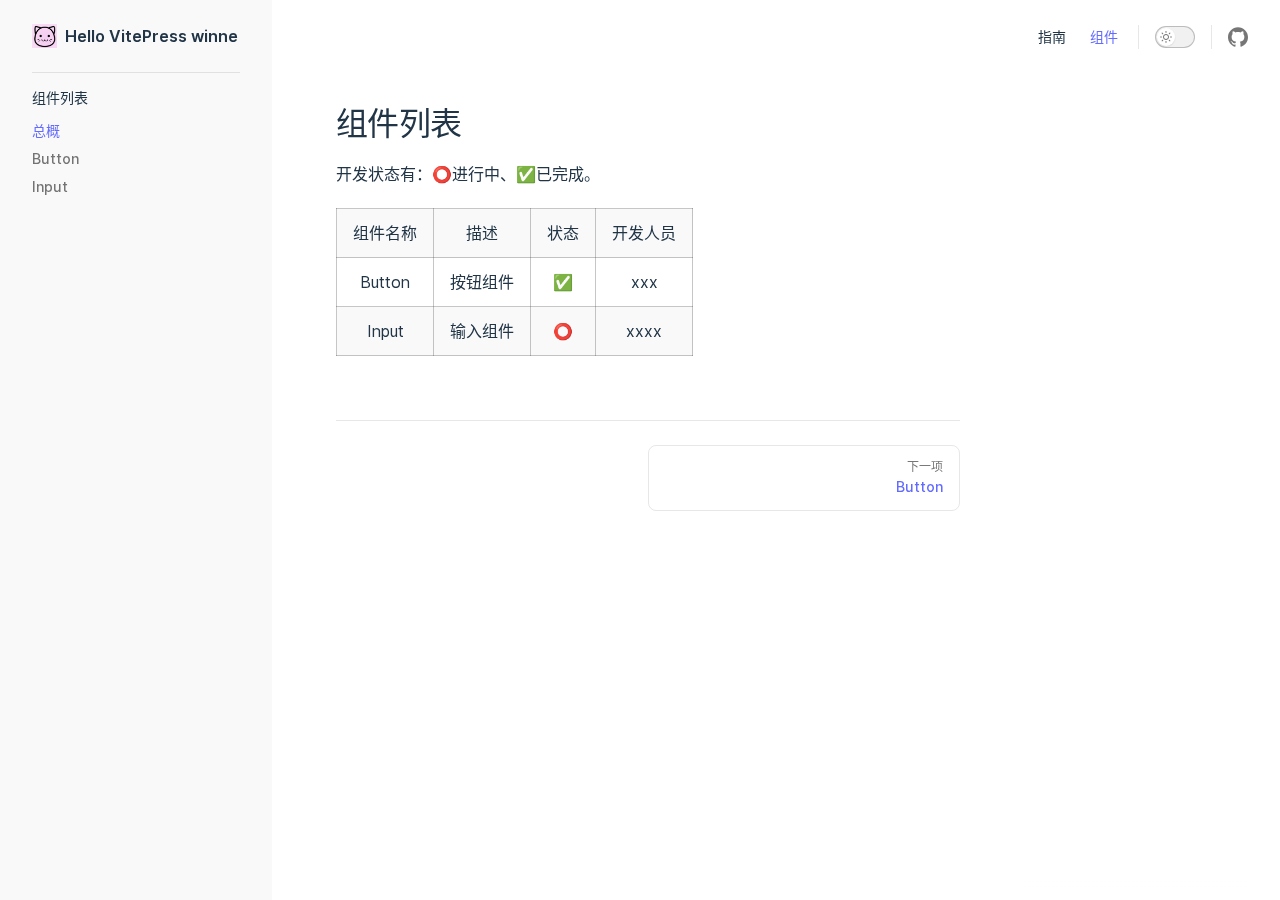
<file: component/index.html>
<!DOCTYPE html>
<html lang="zh-CN">
  <head>
    <meta charset="utf-8">
    <meta name="viewport" content="width=device-width,initial-scale=1">
    <title>组件列表 | Hello VitePress winne</title>
    <meta name="description" content="Just playing around.">
    <link rel="stylesheet" href="/assets/style.4fb366d3.css">
    <link rel="modulepreload" href="/assets/app.f81cdbe9.js">
    <link rel="modulepreload" href="/assets/component_index.md.d5d2218f.lean.js">
    
    <link rel="icon" href="/favicon.ico">
  <script id="check-dark-light">(()=>{const e=localStorage.getItem("vitepress-theme-appearance")||"",a=window.matchMedia("(prefers-color-scheme: dark)").matches;(!e||e==="auto"?a:e==="dark")&&document.documentElement.classList.add("dark")})();</script>
  </head>
  <body>
    <div id="app"><div class="Layout" data-v-cad4046d><!--[--><!--]--><!--[--><span tabindex="-1" data-v-277b7a0c></span><a href="#VPContent" class="VPSkipLink visually-hidden" data-v-277b7a0c> Skip to content </a><!--]--><!----><header class="VPNav" data-v-cad4046d data-v-f99d7aa5><div class="VPNavBar has-sidebar" data-v-f99d7aa5 data-v-7c944589><div class="container" data-v-7c944589><div class="VPNavBarTitle has-sidebar" data-v-7c944589 data-v-21cc79b1><a class="title" href="/" data-v-21cc79b1><!--[--><!--]--><!--[--><img class="VPImage logo" src="/logo.png" alt data-v-8dfe5f35><!--]--><!--[-->Hello VitePress winne<!--]--><!--[--><!--]--></a></div><div class="content" data-v-7c944589><!--[--><!--]--><!----><nav aria-labelledby="main-nav-aria-label" class="VPNavBarMenu menu" data-v-7c944589 data-v-fbdff39f><span id="main-nav-aria-label" class="visually-hidden" data-v-fbdff39f>Main Navigation</span><!--[--><!--[--><a class="VPLink link VPNavBarMenuLink" href="/guide/installation.html" data-v-fbdff39f data-v-a7c24af5 data-v-aabf72db><!--[-->指南<!--]--><!----></a><!--]--><!--[--><a class="VPLink link VPNavBarMenuLink active" href="/component/" data-v-fbdff39f data-v-a7c24af5 data-v-aabf72db><!--[-->组件<!--]--><!----></a><!--]--><!--]--></nav><!----><div class="VPNavBarAppearance appearance" data-v-7c944589 data-v-73d4de94><button class="VPSwitch VPSwitchAppearance" type="button" role="switch" aria-label="toggle dark mode" aria-checked="false" data-v-73d4de94 data-v-450a3321 data-v-66643b2c><span class="check" data-v-66643b2c><span class="icon" data-v-66643b2c><!--[--><svg xmlns="http://www.w3.org/2000/svg" aria-hidden="true" focusable="false" viewbox="0 0 24 24" class="sun" data-v-450a3321><path d="M12,18c-3.3,0-6-2.7-6-6s2.7-6,6-6s6,2.7,6,6S15.3,18,12,18zM12,8c-2.2,0-4,1.8-4,4c0,2.2,1.8,4,4,4c2.2,0,4-1.8,4-4C16,9.8,14.2,8,12,8z"></path><path d="M12,4c-0.6,0-1-0.4-1-1V1c0-0.6,0.4-1,1-1s1,0.4,1,1v2C13,3.6,12.6,4,12,4z"></path><path d="M12,24c-0.6,0-1-0.4-1-1v-2c0-0.6,0.4-1,1-1s1,0.4,1,1v2C13,23.6,12.6,24,12,24z"></path><path d="M5.6,6.6c-0.3,0-0.5-0.1-0.7-0.3L3.5,4.9c-0.4-0.4-0.4-1,0-1.4s1-0.4,1.4,0l1.4,1.4c0.4,0.4,0.4,1,0,1.4C6.2,6.5,5.9,6.6,5.6,6.6z"></path><path d="M19.8,20.8c-0.3,0-0.5-0.1-0.7-0.3l-1.4-1.4c-0.4-0.4-0.4-1,0-1.4s1-0.4,1.4,0l1.4,1.4c0.4,0.4,0.4,1,0,1.4C20.3,20.7,20,20.8,19.8,20.8z"></path><path d="M3,13H1c-0.6,0-1-0.4-1-1s0.4-1,1-1h2c0.6,0,1,0.4,1,1S3.6,13,3,13z"></path><path d="M23,13h-2c-0.6,0-1-0.4-1-1s0.4-1,1-1h2c0.6,0,1,0.4,1,1S23.6,13,23,13z"></path><path d="M4.2,20.8c-0.3,0-0.5-0.1-0.7-0.3c-0.4-0.4-0.4-1,0-1.4l1.4-1.4c0.4-0.4,1-0.4,1.4,0s0.4,1,0,1.4l-1.4,1.4C4.7,20.7,4.5,20.8,4.2,20.8z"></path><path d="M18.4,6.6c-0.3,0-0.5-0.1-0.7-0.3c-0.4-0.4-0.4-1,0-1.4l1.4-1.4c0.4-0.4,1-0.4,1.4,0s0.4,1,0,1.4l-1.4,1.4C18.9,6.5,18.6,6.6,18.4,6.6z"></path></svg><svg xmlns="http://www.w3.org/2000/svg" aria-hidden="true" focusable="false" viewbox="0 0 24 24" class="moon" data-v-450a3321><path d="M12.1,22c-0.3,0-0.6,0-0.9,0c-5.5-0.5-9.5-5.4-9-10.9c0.4-4.8,4.2-8.6,9-9c0.4,0,0.8,0.2,1,0.5c0.2,0.3,0.2,0.8-0.1,1.1c-2,2.7-1.4,6.4,1.3,8.4c2.1,1.6,5,1.6,7.1,0c0.3-0.2,0.7-0.3,1.1-0.1c0.3,0.2,0.5,0.6,0.5,1c-0.2,2.7-1.5,5.1-3.6,6.8C16.6,21.2,14.4,22,12.1,22zM9.3,4.4c-2.9,1-5,3.6-5.2,6.8c-0.4,4.4,2.8,8.3,7.2,8.7c2.1,0.2,4.2-0.4,5.8-1.8c1.1-0.9,1.9-2.1,2.4-3.4c-2.5,0.9-5.3,0.5-7.5-1.1C9.2,11.4,8.1,7.7,9.3,4.4z"></path></svg><!--]--></span></span></button></div><div class="VPSocialLinks VPNavBarSocialLinks social-links" data-v-7c944589 data-v-44b3c451 data-v-97364811><!--[--><a class="VPSocialLink" href="https://github.com/vuejs/vitepress/blob/main/src/node/config.ts#L15" target="_blank" rel="noopener" data-v-97364811 data-v-e1399a56><svg role="img" viewBox="0 0 24 24" xmlns="http://www.w3.org/2000/svg"><title>GitHub</title><path d="M12 .297c-6.63 0-12 5.373-12 12 0 5.303 3.438 9.8 8.205 11.385.6.113.82-.258.82-.577 0-.285-.01-1.04-.015-2.04-3.338.724-4.042-1.61-4.042-1.61C4.422 18.07 3.633 17.7 3.633 17.7c-1.087-.744.084-.729.084-.729 1.205.084 1.838 1.236 1.838 1.236 1.07 1.835 2.809 1.305 3.495.998.108-.776.417-1.305.76-1.605-2.665-.3-5.466-1.332-5.466-5.93 0-1.31.465-2.38 1.235-3.22-.135-.303-.54-1.523.105-3.176 0 0 1.005-.322 3.3 1.23.96-.267 1.98-.399 3-.405 1.02.006 2.04.138 3 .405 2.28-1.552 3.285-1.23 3.285-1.23.645 1.653.24 2.873.12 3.176.765.84 1.23 1.91 1.23 3.22 0 4.61-2.805 5.625-5.475 5.92.42.36.81 1.096.81 2.22 0 1.606-.015 2.896-.015 3.286 0 .315.21.69.825.57C20.565 22.092 24 17.592 24 12.297c0-6.627-5.373-12-12-12"/></svg></a><!--]--></div><div class="VPFlyout VPNavBarExtra extra" data-v-7c944589 data-v-2c9a54d7 data-v-f9738991><button type="button" class="button" aria-haspopup="true" aria-expanded="false" aria-label="extra navigation" data-v-f9738991><svg xmlns="http://www.w3.org/2000/svg" aria-hidden="true" focusable="false" viewbox="0 0 24 24" class="icon" data-v-f9738991><circle cx="12" cy="12" r="2"></circle><circle cx="19" cy="12" r="2"></circle><circle cx="5" cy="12" r="2"></circle></svg></button><div class="menu" data-v-f9738991><div class="VPMenu" data-v-f9738991 data-v-d18a7fcc><!----><!--[--><!--[--><!----><div class="group" data-v-2c9a54d7><div class="item appearance" data-v-2c9a54d7><p class="label" data-v-2c9a54d7>Appearance</p><div class="appearance-action" data-v-2c9a54d7><button class="VPSwitch VPSwitchAppearance" type="button" role="switch" aria-label="toggle dark mode" aria-checked="false" data-v-2c9a54d7 data-v-450a3321 data-v-66643b2c><span class="check" data-v-66643b2c><span class="icon" data-v-66643b2c><!--[--><svg xmlns="http://www.w3.org/2000/svg" aria-hidden="true" focusable="false" viewbox="0 0 24 24" class="sun" data-v-450a3321><path d="M12,18c-3.3,0-6-2.7-6-6s2.7-6,6-6s6,2.7,6,6S15.3,18,12,18zM12,8c-2.2,0-4,1.8-4,4c0,2.2,1.8,4,4,4c2.2,0,4-1.8,4-4C16,9.8,14.2,8,12,8z"></path><path d="M12,4c-0.6,0-1-0.4-1-1V1c0-0.6,0.4-1,1-1s1,0.4,1,1v2C13,3.6,12.6,4,12,4z"></path><path d="M12,24c-0.6,0-1-0.4-1-1v-2c0-0.6,0.4-1,1-1s1,0.4,1,1v2C13,23.6,12.6,24,12,24z"></path><path d="M5.6,6.6c-0.3,0-0.5-0.1-0.7-0.3L3.5,4.9c-0.4-0.4-0.4-1,0-1.4s1-0.4,1.4,0l1.4,1.4c0.4,0.4,0.4,1,0,1.4C6.2,6.5,5.9,6.6,5.6,6.6z"></path><path d="M19.8,20.8c-0.3,0-0.5-0.1-0.7-0.3l-1.4-1.4c-0.4-0.4-0.4-1,0-1.4s1-0.4,1.4,0l1.4,1.4c0.4,0.4,0.4,1,0,1.4C20.3,20.7,20,20.8,19.8,20.8z"></path><path d="M3,13H1c-0.6,0-1-0.4-1-1s0.4-1,1-1h2c0.6,0,1,0.4,1,1S3.6,13,3,13z"></path><path d="M23,13h-2c-0.6,0-1-0.4-1-1s0.4-1,1-1h2c0.6,0,1,0.4,1,1S23.6,13,23,13z"></path><path d="M4.2,20.8c-0.3,0-0.5-0.1-0.7-0.3c-0.4-0.4-0.4-1,0-1.4l1.4-1.4c0.4-0.4,1-0.4,1.4,0s0.4,1,0,1.4l-1.4,1.4C4.7,20.7,4.5,20.8,4.2,20.8z"></path><path d="M18.4,6.6c-0.3,0-0.5-0.1-0.7-0.3c-0.4-0.4-0.4-1,0-1.4l1.4-1.4c0.4-0.4,1-0.4,1.4,0s0.4,1,0,1.4l-1.4,1.4C18.9,6.5,18.6,6.6,18.4,6.6z"></path></svg><svg xmlns="http://www.w3.org/2000/svg" aria-hidden="true" focusable="false" viewbox="0 0 24 24" class="moon" data-v-450a3321><path d="M12.1,22c-0.3,0-0.6,0-0.9,0c-5.5-0.5-9.5-5.4-9-10.9c0.4-4.8,4.2-8.6,9-9c0.4,0,0.8,0.2,1,0.5c0.2,0.3,0.2,0.8-0.1,1.1c-2,2.7-1.4,6.4,1.3,8.4c2.1,1.6,5,1.6,7.1,0c0.3-0.2,0.7-0.3,1.1-0.1c0.3,0.2,0.5,0.6,0.5,1c-0.2,2.7-1.5,5.1-3.6,6.8C16.6,21.2,14.4,22,12.1,22zM9.3,4.4c-2.9,1-5,3.6-5.2,6.8c-0.4,4.4,2.8,8.3,7.2,8.7c2.1,0.2,4.2-0.4,5.8-1.8c1.1-0.9,1.9-2.1,2.4-3.4c-2.5,0.9-5.3,0.5-7.5-1.1C9.2,11.4,8.1,7.7,9.3,4.4z"></path></svg><!--]--></span></span></button></div></div></div><div class="group" data-v-2c9a54d7><div class="item social-links" data-v-2c9a54d7><div class="VPSocialLinks social-links-list" data-v-2c9a54d7 data-v-97364811><!--[--><a class="VPSocialLink" href="https://github.com/vuejs/vitepress/blob/main/src/node/config.ts#L15" target="_blank" rel="noopener" data-v-97364811 data-v-e1399a56><svg role="img" viewBox="0 0 24 24" xmlns="http://www.w3.org/2000/svg"><title>GitHub</title><path d="M12 .297c-6.63 0-12 5.373-12 12 0 5.303 3.438 9.8 8.205 11.385.6.113.82-.258.82-.577 0-.285-.01-1.04-.015-2.04-3.338.724-4.042-1.61-4.042-1.61C4.422 18.07 3.633 17.7 3.633 17.7c-1.087-.744.084-.729.084-.729 1.205.084 1.838 1.236 1.838 1.236 1.07 1.835 2.809 1.305 3.495.998.108-.776.417-1.305.76-1.605-2.665-.3-5.466-1.332-5.466-5.93 0-1.31.465-2.38 1.235-3.22-.135-.303-.54-1.523.105-3.176 0 0 1.005-.322 3.3 1.23.96-.267 1.98-.399 3-.405 1.02.006 2.04.138 3 .405 2.28-1.552 3.285-1.23 3.285-1.23.645 1.653.24 2.873.12 3.176.765.84 1.23 1.91 1.23 3.22 0 4.61-2.805 5.625-5.475 5.92.42.36.81 1.096.81 2.22 0 1.606-.015 2.896-.015 3.286 0 .315.21.69.825.57C20.565 22.092 24 17.592 24 12.297c0-6.627-5.373-12-12-12"/></svg></a><!--]--></div></div></div><!--]--><!--]--></div></div></div><!--[--><!--]--><button type="button" class="VPNavBarHamburger hamburger" aria-label="mobile navigation" aria-expanded="false" aria-controls="VPNavScreen" data-v-7c944589 data-v-00294b9f><span class="container" data-v-00294b9f><span class="top" data-v-00294b9f></span><span class="middle" data-v-00294b9f></span><span class="bottom" data-v-00294b9f></span></span></button></div></div></div><!----></header><div class="VPLocalNav" data-v-cad4046d data-v-f3f5f2c4><button class="menu" aria-expanded="false" aria-controls="VPSidebarNav" data-v-f3f5f2c4><svg xmlns="http://www.w3.org/2000/svg" aria-hidden="true" focusable="false" viewbox="0 0 24 24" class="menu-icon" data-v-f3f5f2c4><path d="M17,11H3c-0.6,0-1-0.4-1-1s0.4-1,1-1h14c0.6,0,1,0.4,1,1S17.6,11,17,11z"></path><path d="M21,7H3C2.4,7,2,6.6,2,6s0.4-1,1-1h18c0.6,0,1,0.4,1,1S21.6,7,21,7z"></path><path d="M21,15H3c-0.6,0-1-0.4-1-1s0.4-1,1-1h18c0.6,0,1,0.4,1,1S21.6,15,21,15z"></path><path d="M17,19H3c-0.6,0-1-0.4-1-1s0.4-1,1-1h14c0.6,0,1,0.4,1,1S17.6,19,17,19z"></path></svg><span class="menu-text" data-v-f3f5f2c4>Menu</span></button><a class="top-link" href="#" data-v-f3f5f2c4> Return to top </a></div><aside class="VPSidebar" data-v-cad4046d data-v-cd490758><nav class="nav" id="VPSidebarNav" aria-labelledby="sidebar-aria-label" tabindex="-1" data-v-cd490758><span class="visually-hidden" id="sidebar-aria-label" data-v-cd490758> Sidebar Navigation </span><!--[--><!--]--><!--[--><div class="group" data-v-cd490758><section class="VPSidebarGroup" data-v-cd490758 data-v-2e7a03c9><div class="title" data-v-2e7a03c9><h2 class="title-text" data-v-2e7a03c9>组件列表</h2><div class="action" data-v-2e7a03c9><svg xmlns="http://www.w3.org/2000/svg" xmlns:xlink="http://www.w3.org/1999/xlink" viewbox="0 0 24 24" class="icon minus" data-v-2e7a03c9><path d="M19,2H5C3.3,2,2,3.3,2,5v14c0,1.7,1.3,3,3,3h14c1.7,0,3-1.3,3-3V5C22,3.3,20.7,2,19,2zM20,19c0,0.6-0.4,1-1,1H5c-0.6,0-1-0.4-1-1V5c0-0.6,0.4-1,1-1h14c0.6,0,1,0.4,1,1V19z"></path><path d="M16,11H8c-0.6,0-1,0.4-1,1s0.4,1,1,1h8c0.6,0,1-0.4,1-1S16.6,11,16,11z"></path></svg><svg version="1.1" xmlns="http://www.w3.org/2000/svg" viewbox="0 0 24 24" class="icon plus" data-v-2e7a03c9><path d="M19,2H5C3.3,2,2,3.3,2,5v14c0,1.7,1.3,3,3,3h14c1.7,0,3-1.3,3-3V5C22,3.3,20.7,2,19,2z M20,19c0,0.6-0.4,1-1,1H5c-0.6,0-1-0.4-1-1V5c0-0.6,0.4-1,1-1h14c0.6,0,1,0.4,1,1V19z"></path><path d="M16,11h-3V8c0-0.6-0.4-1-1-1s-1,0.4-1,1v3H8c-0.6,0-1,0.4-1,1s0.4,1,1,1h3v3c0,0.6,0.4,1,1,1s1-0.4,1-1v-3h3c0.6,0,1-0.4,1-1S16.6,11,16,11z"></path></svg></div></div><div class="items" data-v-2e7a03c9><!--[--><!--[--><a class="VPLink link link active" href="/component/" style="padding-left:0px;" data-v-c5e46b29 data-v-aabf72db><!--[--><span class="link-text" data-v-c5e46b29>总概</span><!--]--><!----></a><!----><!--]--><!--[--><a class="VPLink link link" href="/component/Button.html" style="padding-left:0px;" data-v-c5e46b29 data-v-aabf72db><!--[--><span class="link-text" data-v-c5e46b29>Button</span><!--]--><!----></a><!----><!--]--><!--[--><a class="VPLink link link" href="/component/Input.html" style="padding-left:0px;" data-v-c5e46b29 data-v-aabf72db><!--[--><span class="link-text" data-v-c5e46b29>Input</span><!--]--><!----></a><!----><!--]--><!--]--></div></section></div><!--]--><!--[--><!--]--></nav></aside><div class="VPContent has-sidebar" id="VPContent" data-v-cad4046d data-v-f78b6476><div class="VPDoc has-sidebar has-aside" data-v-f78b6476 data-v-ea383a98><div class="container" data-v-ea383a98><div class="aside" data-v-ea383a98><div class="aside-curtain" data-v-ea383a98></div><div class="aside-container" data-v-ea383a98><div class="aside-content" data-v-ea383a98><div class="VPDocAside" data-v-ea383a98 data-v-25349b3c><!--[--><!--]--><!--[--><!--]--><div class="VPDocAsideOutline" data-v-25349b3c data-v-2e7d4aa6><div class="content" data-v-2e7d4aa6><div class="outline-marker" data-v-2e7d4aa6></div><div class="outline-title" data-v-2e7d4aa6>当前页面锚点</div><nav aria-labelledby="doc-outline-aria-label" data-v-2e7d4aa6><span class="visually-hidden" id="doc-outline-aria-label" data-v-2e7d4aa6> Table of Contents for current page </span><ul class="root" data-v-2e7d4aa6 data-v-c7fc3192><!--[--><!--]--></ul></nav></div></div><!--[--><!--]--><div class="spacer" data-v-25349b3c></div><!--[--><!--]--><!----><!--[--><!--]--><!--[--><!--]--></div></div></div></div><div class="content" data-v-ea383a98><div class="content-container" data-v-ea383a98><!--[--><!--]--><main class="main" data-v-ea383a98><div style="position:relative;" class="vp-doc _component_index" data-v-ea383a98><div><h1 id="组件列表" tabindex="-1">组件列表 <a class="header-anchor" href="#组件列表" aria-hidden="true">#</a></h1><p>开发状态有：⭕进行中、✅已完成。</p><table><thead><tr><th style="text-align:center;">组件名称</th><th style="text-align:center;">描述</th><th style="text-align:center;">状态</th><th style="text-align:center;">开发人员</th></tr></thead><tbody><tr><td style="text-align:center;">Button</td><td style="text-align:center;">按钮组件</td><td style="text-align:center;">✅</td><td style="text-align:center;">xxx</td></tr><tr><td style="text-align:center;">Input</td><td style="text-align:center;">输入组件</td><td style="text-align:center;">⭕</td><td style="text-align:center;">xxxx</td></tr></tbody></table></div></div></main><!--[--><!--]--><footer class="VPDocFooter" data-v-ea383a98 data-v-9455e84e><!----><div class="prev-next" data-v-9455e84e><div class="pager" data-v-9455e84e><!----></div><div class="pager" data-v-9455e84e><a class="pager-link next" href="/component/Button.html" data-v-9455e84e><span class="desc" data-v-9455e84e>下一项</span><span class="title" data-v-9455e84e>Button</span></a></div></div></footer><!--[--><!--]--></div></div></div></div></div><footer class="VPFooter has-sidebar" data-v-cad4046d data-v-c641b00e><div class="container" data-v-c641b00e><p class="message" data-v-c641b00e>winne</p><p class="copyright" data-v-c641b00e>Copyright © 2022-present winne</p></div></footer><!--[--><!--]--></div></div>
    <script>__VP_HASH_MAP__ = JSON.parse("{\"component_button.md\":\"064eec7b\",\"component_input.md\":\"0358f5d0\",\"component_index.md\":\"d5d2218f\",\"guide_development.md\":\"3d8486ed\",\"guide_installation.md\":\"6716d8a4\",\"guide_quickstart.md\":\"76904991\",\"index.md\":\"765cf9cd\"}")</script>
    <script type="module" async src="/assets/app.f81cdbe9.js"></script>
    
  </body>
</html>
</file>
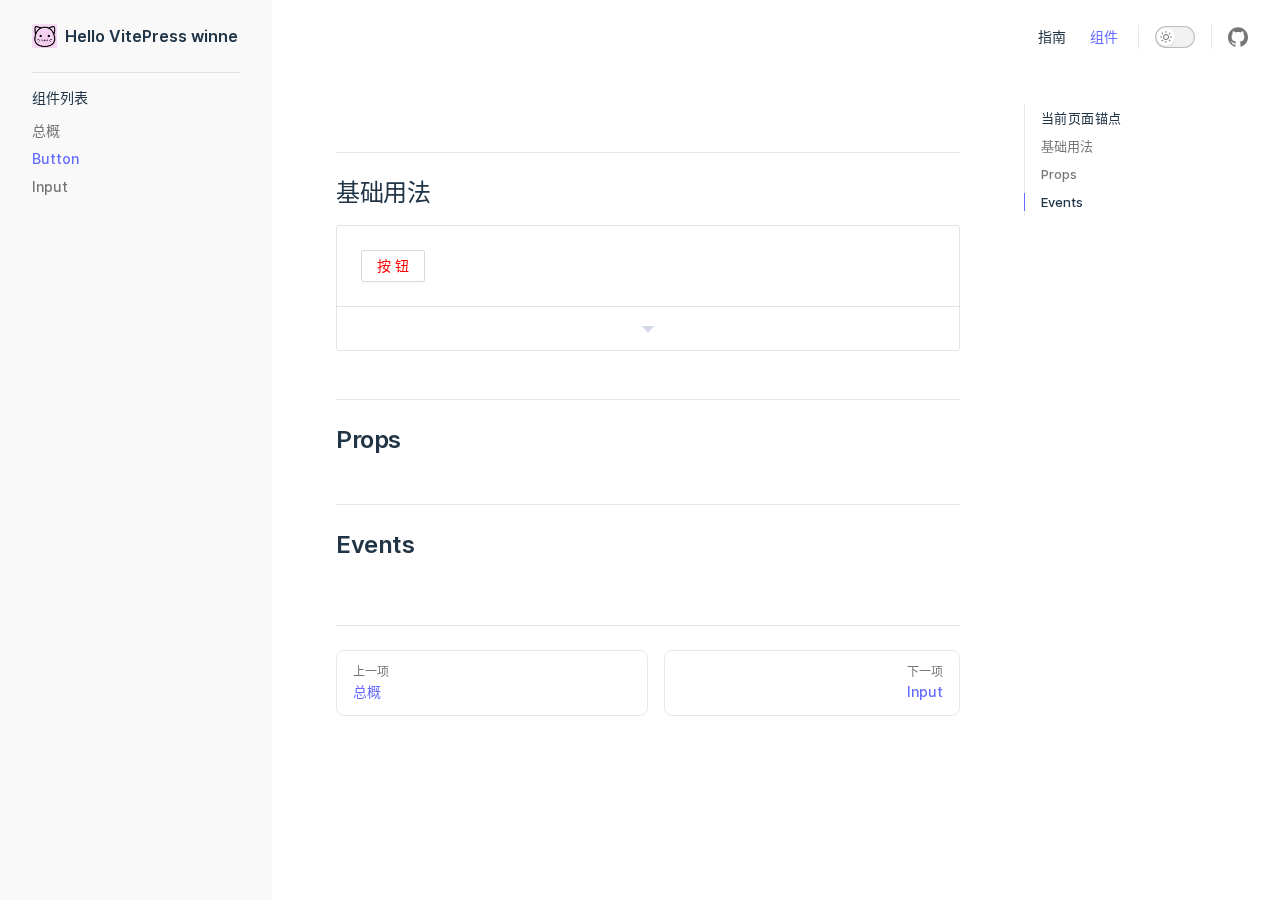
<file: component/Button.html>
<!DOCTYPE html>
<html lang="zh-CN">
  <head>
    <meta charset="utf-8">
    <meta name="viewport" content="width=device-width,initial-scale=1">
    <title>Hello VitePress winne | Hello VitePress winne</title>
    <meta name="description" content="Just playing around.">
    <link rel="stylesheet" href="/assets/style.4fb366d3.css">
    <link rel="modulepreload" href="/assets/app.f81cdbe9.js">
    <link rel="modulepreload" href="/assets/component_Button.md.064eec7b.lean.js">
    
    <link rel="icon" href="/favicon.ico">
  <script id="check-dark-light">(()=>{const e=localStorage.getItem("vitepress-theme-appearance")||"",a=window.matchMedia("(prefers-color-scheme: dark)").matches;(!e||e==="auto"?a:e==="dark")&&document.documentElement.classList.add("dark")})();</script>
  </head>
  <body>
    <div id="app"><div class="Layout" data-v-cad4046d><!--[--><!--]--><!--[--><span tabindex="-1" data-v-277b7a0c></span><a href="#VPContent" class="VPSkipLink visually-hidden" data-v-277b7a0c> Skip to content </a><!--]--><!----><header class="VPNav" data-v-cad4046d data-v-f99d7aa5><div class="VPNavBar has-sidebar" data-v-f99d7aa5 data-v-7c944589><div class="container" data-v-7c944589><div class="VPNavBarTitle has-sidebar" data-v-7c944589 data-v-21cc79b1><a class="title" href="/" data-v-21cc79b1><!--[--><!--]--><!--[--><img class="VPImage logo" src="/logo.png" alt data-v-8dfe5f35><!--]--><!--[-->Hello VitePress winne<!--]--><!--[--><!--]--></a></div><div class="content" data-v-7c944589><!--[--><!--]--><!----><nav aria-labelledby="main-nav-aria-label" class="VPNavBarMenu menu" data-v-7c944589 data-v-fbdff39f><span id="main-nav-aria-label" class="visually-hidden" data-v-fbdff39f>Main Navigation</span><!--[--><!--[--><a class="VPLink link VPNavBarMenuLink" href="/guide/installation.html" data-v-fbdff39f data-v-a7c24af5 data-v-aabf72db><!--[-->指南<!--]--><!----></a><!--]--><!--[--><a class="VPLink link VPNavBarMenuLink active" href="/component/" data-v-fbdff39f data-v-a7c24af5 data-v-aabf72db><!--[-->组件<!--]--><!----></a><!--]--><!--]--></nav><!----><div class="VPNavBarAppearance appearance" data-v-7c944589 data-v-73d4de94><button class="VPSwitch VPSwitchAppearance" type="button" role="switch" aria-label="toggle dark mode" aria-checked="false" data-v-73d4de94 data-v-450a3321 data-v-66643b2c><span class="check" data-v-66643b2c><span class="icon" data-v-66643b2c><!--[--><svg xmlns="http://www.w3.org/2000/svg" aria-hidden="true" focusable="false" viewbox="0 0 24 24" class="sun" data-v-450a3321><path d="M12,18c-3.3,0-6-2.7-6-6s2.7-6,6-6s6,2.7,6,6S15.3,18,12,18zM12,8c-2.2,0-4,1.8-4,4c0,2.2,1.8,4,4,4c2.2,0,4-1.8,4-4C16,9.8,14.2,8,12,8z"></path><path d="M12,4c-0.6,0-1-0.4-1-1V1c0-0.6,0.4-1,1-1s1,0.4,1,1v2C13,3.6,12.6,4,12,4z"></path><path d="M12,24c-0.6,0-1-0.4-1-1v-2c0-0.6,0.4-1,1-1s1,0.4,1,1v2C13,23.6,12.6,24,12,24z"></path><path d="M5.6,6.6c-0.3,0-0.5-0.1-0.7-0.3L3.5,4.9c-0.4-0.4-0.4-1,0-1.4s1-0.4,1.4,0l1.4,1.4c0.4,0.4,0.4,1,0,1.4C6.2,6.5,5.9,6.6,5.6,6.6z"></path><path d="M19.8,20.8c-0.3,0-0.5-0.1-0.7-0.3l-1.4-1.4c-0.4-0.4-0.4-1,0-1.4s1-0.4,1.4,0l1.4,1.4c0.4,0.4,0.4,1,0,1.4C20.3,20.7,20,20.8,19.8,20.8z"></path><path d="M3,13H1c-0.6,0-1-0.4-1-1s0.4-1,1-1h2c0.6,0,1,0.4,1,1S3.6,13,3,13z"></path><path d="M23,13h-2c-0.6,0-1-0.4-1-1s0.4-1,1-1h2c0.6,0,1,0.4,1,1S23.6,13,23,13z"></path><path d="M4.2,20.8c-0.3,0-0.5-0.1-0.7-0.3c-0.4-0.4-0.4-1,0-1.4l1.4-1.4c0.4-0.4,1-0.4,1.4,0s0.4,1,0,1.4l-1.4,1.4C4.7,20.7,4.5,20.8,4.2,20.8z"></path><path d="M18.4,6.6c-0.3,0-0.5-0.1-0.7-0.3c-0.4-0.4-0.4-1,0-1.4l1.4-1.4c0.4-0.4,1-0.4,1.4,0s0.4,1,0,1.4l-1.4,1.4C18.9,6.5,18.6,6.6,18.4,6.6z"></path></svg><svg xmlns="http://www.w3.org/2000/svg" aria-hidden="true" focusable="false" viewbox="0 0 24 24" class="moon" data-v-450a3321><path d="M12.1,22c-0.3,0-0.6,0-0.9,0c-5.5-0.5-9.5-5.4-9-10.9c0.4-4.8,4.2-8.6,9-9c0.4,0,0.8,0.2,1,0.5c0.2,0.3,0.2,0.8-0.1,1.1c-2,2.7-1.4,6.4,1.3,8.4c2.1,1.6,5,1.6,7.1,0c0.3-0.2,0.7-0.3,1.1-0.1c0.3,0.2,0.5,0.6,0.5,1c-0.2,2.7-1.5,5.1-3.6,6.8C16.6,21.2,14.4,22,12.1,22zM9.3,4.4c-2.9,1-5,3.6-5.2,6.8c-0.4,4.4,2.8,8.3,7.2,8.7c2.1,0.2,4.2-0.4,5.8-1.8c1.1-0.9,1.9-2.1,2.4-3.4c-2.5,0.9-5.3,0.5-7.5-1.1C9.2,11.4,8.1,7.7,9.3,4.4z"></path></svg><!--]--></span></span></button></div><div class="VPSocialLinks VPNavBarSocialLinks social-links" data-v-7c944589 data-v-44b3c451 data-v-97364811><!--[--><a class="VPSocialLink" href="https://github.com/vuejs/vitepress/blob/main/src/node/config.ts#L15" target="_blank" rel="noopener" data-v-97364811 data-v-e1399a56><svg role="img" viewBox="0 0 24 24" xmlns="http://www.w3.org/2000/svg"><title>GitHub</title><path d="M12 .297c-6.63 0-12 5.373-12 12 0 5.303 3.438 9.8 8.205 11.385.6.113.82-.258.82-.577 0-.285-.01-1.04-.015-2.04-3.338.724-4.042-1.61-4.042-1.61C4.422 18.07 3.633 17.7 3.633 17.7c-1.087-.744.084-.729.084-.729 1.205.084 1.838 1.236 1.838 1.236 1.07 1.835 2.809 1.305 3.495.998.108-.776.417-1.305.76-1.605-2.665-.3-5.466-1.332-5.466-5.93 0-1.31.465-2.38 1.235-3.22-.135-.303-.54-1.523.105-3.176 0 0 1.005-.322 3.3 1.23.96-.267 1.98-.399 3-.405 1.02.006 2.04.138 3 .405 2.28-1.552 3.285-1.23 3.285-1.23.645 1.653.24 2.873.12 3.176.765.84 1.23 1.91 1.23 3.22 0 4.61-2.805 5.625-5.475 5.92.42.36.81 1.096.81 2.22 0 1.606-.015 2.896-.015 3.286 0 .315.21.69.825.57C20.565 22.092 24 17.592 24 12.297c0-6.627-5.373-12-12-12"/></svg></a><!--]--></div><div class="VPFlyout VPNavBarExtra extra" data-v-7c944589 data-v-2c9a54d7 data-v-f9738991><button type="button" class="button" aria-haspopup="true" aria-expanded="false" aria-label="extra navigation" data-v-f9738991><svg xmlns="http://www.w3.org/2000/svg" aria-hidden="true" focusable="false" viewbox="0 0 24 24" class="icon" data-v-f9738991><circle cx="12" cy="12" r="2"></circle><circle cx="19" cy="12" r="2"></circle><circle cx="5" cy="12" r="2"></circle></svg></button><div class="menu" data-v-f9738991><div class="VPMenu" data-v-f9738991 data-v-d18a7fcc><!----><!--[--><!--[--><!----><div class="group" data-v-2c9a54d7><div class="item appearance" data-v-2c9a54d7><p class="label" data-v-2c9a54d7>Appearance</p><div class="appearance-action" data-v-2c9a54d7><button class="VPSwitch VPSwitchAppearance" type="button" role="switch" aria-label="toggle dark mode" aria-checked="false" data-v-2c9a54d7 data-v-450a3321 data-v-66643b2c><span class="check" data-v-66643b2c><span class="icon" data-v-66643b2c><!--[--><svg xmlns="http://www.w3.org/2000/svg" aria-hidden="true" focusable="false" viewbox="0 0 24 24" class="sun" data-v-450a3321><path d="M12,18c-3.3,0-6-2.7-6-6s2.7-6,6-6s6,2.7,6,6S15.3,18,12,18zM12,8c-2.2,0-4,1.8-4,4c0,2.2,1.8,4,4,4c2.2,0,4-1.8,4-4C16,9.8,14.2,8,12,8z"></path><path d="M12,4c-0.6,0-1-0.4-1-1V1c0-0.6,0.4-1,1-1s1,0.4,1,1v2C13,3.6,12.6,4,12,4z"></path><path d="M12,24c-0.6,0-1-0.4-1-1v-2c0-0.6,0.4-1,1-1s1,0.4,1,1v2C13,23.6,12.6,24,12,24z"></path><path d="M5.6,6.6c-0.3,0-0.5-0.1-0.7-0.3L3.5,4.9c-0.4-0.4-0.4-1,0-1.4s1-0.4,1.4,0l1.4,1.4c0.4,0.4,0.4,1,0,1.4C6.2,6.5,5.9,6.6,5.6,6.6z"></path><path d="M19.8,20.8c-0.3,0-0.5-0.1-0.7-0.3l-1.4-1.4c-0.4-0.4-0.4-1,0-1.4s1-0.4,1.4,0l1.4,1.4c0.4,0.4,0.4,1,0,1.4C20.3,20.7,20,20.8,19.8,20.8z"></path><path d="M3,13H1c-0.6,0-1-0.4-1-1s0.4-1,1-1h2c0.6,0,1,0.4,1,1S3.6,13,3,13z"></path><path d="M23,13h-2c-0.6,0-1-0.4-1-1s0.4-1,1-1h2c0.6,0,1,0.4,1,1S23.6,13,23,13z"></path><path d="M4.2,20.8c-0.3,0-0.5-0.1-0.7-0.3c-0.4-0.4-0.4-1,0-1.4l1.4-1.4c0.4-0.4,1-0.4,1.4,0s0.4,1,0,1.4l-1.4,1.4C4.7,20.7,4.5,20.8,4.2,20.8z"></path><path d="M18.4,6.6c-0.3,0-0.5-0.1-0.7-0.3c-0.4-0.4-0.4-1,0-1.4l1.4-1.4c0.4-0.4,1-0.4,1.4,0s0.4,1,0,1.4l-1.4,1.4C18.9,6.5,18.6,6.6,18.4,6.6z"></path></svg><svg xmlns="http://www.w3.org/2000/svg" aria-hidden="true" focusable="false" viewbox="0 0 24 24" class="moon" data-v-450a3321><path d="M12.1,22c-0.3,0-0.6,0-0.9,0c-5.5-0.5-9.5-5.4-9-10.9c0.4-4.8,4.2-8.6,9-9c0.4,0,0.8,0.2,1,0.5c0.2,0.3,0.2,0.8-0.1,1.1c-2,2.7-1.4,6.4,1.3,8.4c2.1,1.6,5,1.6,7.1,0c0.3-0.2,0.7-0.3,1.1-0.1c0.3,0.2,0.5,0.6,0.5,1c-0.2,2.7-1.5,5.1-3.6,6.8C16.6,21.2,14.4,22,12.1,22zM9.3,4.4c-2.9,1-5,3.6-5.2,6.8c-0.4,4.4,2.8,8.3,7.2,8.7c2.1,0.2,4.2-0.4,5.8-1.8c1.1-0.9,1.9-2.1,2.4-3.4c-2.5,0.9-5.3,0.5-7.5-1.1C9.2,11.4,8.1,7.7,9.3,4.4z"></path></svg><!--]--></span></span></button></div></div></div><div class="group" data-v-2c9a54d7><div class="item social-links" data-v-2c9a54d7><div class="VPSocialLinks social-links-list" data-v-2c9a54d7 data-v-97364811><!--[--><a class="VPSocialLink" href="https://github.com/vuejs/vitepress/blob/main/src/node/config.ts#L15" target="_blank" rel="noopener" data-v-97364811 data-v-e1399a56><svg role="img" viewBox="0 0 24 24" xmlns="http://www.w3.org/2000/svg"><title>GitHub</title><path d="M12 .297c-6.63 0-12 5.373-12 12 0 5.303 3.438 9.8 8.205 11.385.6.113.82-.258.82-.577 0-.285-.01-1.04-.015-2.04-3.338.724-4.042-1.61-4.042-1.61C4.422 18.07 3.633 17.7 3.633 17.7c-1.087-.744.084-.729.084-.729 1.205.084 1.838 1.236 1.838 1.236 1.07 1.835 2.809 1.305 3.495.998.108-.776.417-1.305.76-1.605-2.665-.3-5.466-1.332-5.466-5.93 0-1.31.465-2.38 1.235-3.22-.135-.303-.54-1.523.105-3.176 0 0 1.005-.322 3.3 1.23.96-.267 1.98-.399 3-.405 1.02.006 2.04.138 3 .405 2.28-1.552 3.285-1.23 3.285-1.23.645 1.653.24 2.873.12 3.176.765.84 1.23 1.91 1.23 3.22 0 4.61-2.805 5.625-5.475 5.92.42.36.81 1.096.81 2.22 0 1.606-.015 2.896-.015 3.286 0 .315.21.69.825.57C20.565 22.092 24 17.592 24 12.297c0-6.627-5.373-12-12-12"/></svg></a><!--]--></div></div></div><!--]--><!--]--></div></div></div><!--[--><!--]--><button type="button" class="VPNavBarHamburger hamburger" aria-label="mobile navigation" aria-expanded="false" aria-controls="VPNavScreen" data-v-7c944589 data-v-00294b9f><span class="container" data-v-00294b9f><span class="top" data-v-00294b9f></span><span class="middle" data-v-00294b9f></span><span class="bottom" data-v-00294b9f></span></span></button></div></div></div><!----></header><div class="VPLocalNav" data-v-cad4046d data-v-f3f5f2c4><button class="menu" aria-expanded="false" aria-controls="VPSidebarNav" data-v-f3f5f2c4><svg xmlns="http://www.w3.org/2000/svg" aria-hidden="true" focusable="false" viewbox="0 0 24 24" class="menu-icon" data-v-f3f5f2c4><path d="M17,11H3c-0.6,0-1-0.4-1-1s0.4-1,1-1h14c0.6,0,1,0.4,1,1S17.6,11,17,11z"></path><path d="M21,7H3C2.4,7,2,6.6,2,6s0.4-1,1-1h18c0.6,0,1,0.4,1,1S21.6,7,21,7z"></path><path d="M21,15H3c-0.6,0-1-0.4-1-1s0.4-1,1-1h18c0.6,0,1,0.4,1,1S21.6,15,21,15z"></path><path d="M17,19H3c-0.6,0-1-0.4-1-1s0.4-1,1-1h14c0.6,0,1,0.4,1,1S17.6,19,17,19z"></path></svg><span class="menu-text" data-v-f3f5f2c4>Menu</span></button><a class="top-link" href="#" data-v-f3f5f2c4> Return to top </a></div><aside class="VPSidebar" data-v-cad4046d data-v-cd490758><nav class="nav" id="VPSidebarNav" aria-labelledby="sidebar-aria-label" tabindex="-1" data-v-cd490758><span class="visually-hidden" id="sidebar-aria-label" data-v-cd490758> Sidebar Navigation </span><!--[--><!--]--><!--[--><div class="group" data-v-cd490758><section class="VPSidebarGroup" data-v-cd490758 data-v-2e7a03c9><div class="title" data-v-2e7a03c9><h2 class="title-text" data-v-2e7a03c9>组件列表</h2><div class="action" data-v-2e7a03c9><svg xmlns="http://www.w3.org/2000/svg" xmlns:xlink="http://www.w3.org/1999/xlink" viewbox="0 0 24 24" class="icon minus" data-v-2e7a03c9><path d="M19,2H5C3.3,2,2,3.3,2,5v14c0,1.7,1.3,3,3,3h14c1.7,0,3-1.3,3-3V5C22,3.3,20.7,2,19,2zM20,19c0,0.6-0.4,1-1,1H5c-0.6,0-1-0.4-1-1V5c0-0.6,0.4-1,1-1h14c0.6,0,1,0.4,1,1V19z"></path><path d="M16,11H8c-0.6,0-1,0.4-1,1s0.4,1,1,1h8c0.6,0,1-0.4,1-1S16.6,11,16,11z"></path></svg><svg version="1.1" xmlns="http://www.w3.org/2000/svg" viewbox="0 0 24 24" class="icon plus" data-v-2e7a03c9><path d="M19,2H5C3.3,2,2,3.3,2,5v14c0,1.7,1.3,3,3,3h14c1.7,0,3-1.3,3-3V5C22,3.3,20.7,2,19,2z M20,19c0,0.6-0.4,1-1,1H5c-0.6,0-1-0.4-1-1V5c0-0.6,0.4-1,1-1h14c0.6,0,1,0.4,1,1V19z"></path><path d="M16,11h-3V8c0-0.6-0.4-1-1-1s-1,0.4-1,1v3H8c-0.6,0-1,0.4-1,1s0.4,1,1,1h3v3c0,0.6,0.4,1,1,1s1-0.4,1-1v-3h3c0.6,0,1-0.4,1-1S16.6,11,16,11z"></path></svg></div></div><div class="items" data-v-2e7a03c9><!--[--><!--[--><a class="VPLink link link" href="/component/" style="padding-left:0px;" data-v-c5e46b29 data-v-aabf72db><!--[--><span class="link-text" data-v-c5e46b29>总概</span><!--]--><!----></a><!----><!--]--><!--[--><a class="VPLink link link active" href="/component/Button.html" style="padding-left:0px;" data-v-c5e46b29 data-v-aabf72db><!--[--><span class="link-text" data-v-c5e46b29>Button</span><!--]--><!----></a><!----><!--]--><!--[--><a class="VPLink link link" href="/component/Input.html" style="padding-left:0px;" data-v-c5e46b29 data-v-aabf72db><!--[--><span class="link-text" data-v-c5e46b29>Input</span><!--]--><!----></a><!----><!--]--><!--]--></div></section></div><!--]--><!--[--><!--]--></nav></aside><div class="VPContent has-sidebar" id="VPContent" data-v-cad4046d data-v-f78b6476><div class="VPDoc has-sidebar has-aside" data-v-f78b6476 data-v-ea383a98><div class="container" data-v-ea383a98><div class="aside" data-v-ea383a98><div class="aside-curtain" data-v-ea383a98></div><div class="aside-container" data-v-ea383a98><div class="aside-content" data-v-ea383a98><div class="VPDocAside" data-v-ea383a98 data-v-25349b3c><!--[--><!--]--><!--[--><!--]--><div class="VPDocAsideOutline" data-v-25349b3c data-v-2e7d4aa6><div class="content" data-v-2e7d4aa6><div class="outline-marker" data-v-2e7d4aa6></div><div class="outline-title" data-v-2e7d4aa6>当前页面锚点</div><nav aria-labelledby="doc-outline-aria-label" data-v-2e7d4aa6><span class="visually-hidden" id="doc-outline-aria-label" data-v-2e7d4aa6> Table of Contents for current page </span><ul class="root" data-v-2e7d4aa6 data-v-c7fc3192><!--[--><!--]--></ul></nav></div></div><!--[--><!--]--><div class="spacer" data-v-25349b3c></div><!--[--><!--]--><!----><!--[--><!--]--><!--[--><!--]--></div></div></div></div><div class="content" data-v-ea383a98><div class="content-container" data-v-ea383a98><!--[--><!--]--><main class="main" data-v-ea383a98><div style="position:relative;" class="vp-doc _component_Button" data-v-ea383a98><div><h2 id="基础用法" tabindex="-1">基础用法 <a class="header-anchor" href="#基础用法" aria-hidden="true">#</a></h2><div class="demo-block demo-Button undefined" data-v-aab45842><div class="source" data-v-aab45842><!--[--><button class="ant-btn" type="button"><!----><!--[--><span>按 钮</span><!--]--></button><!--]--></div><div class="meta" data-v-aab45842><div class="description" data-v-aab45842><!--[--><div>请复制下方示例代码<code>(demo代码维护一般为：先在docs/examples/**下写好组件例子，再搬到下面vue代码中。因为vue单文件组件才有语法提示，方便写代码)</code></div><!--]--></div><div class="highlight" data-v-aab45842><!--[--><div class="language-vue"><pre v-pre class="shiki"><code><span class="line"><span style="color:#89DDFF;">&lt;</span><span style="color:#F07178;">template</span><span style="color:#89DDFF;">&gt;</span></span>
<span class="line"><span style="color:#A6ACCD;">  </span><span style="color:#89DDFF;">&lt;</span><span style="color:#F07178;">a-button</span><span style="color:#89DDFF;"> @</span><span style="color:#C792EA;">click</span><span style="color:#89DDFF;">=</span><span style="color:#89DDFF;">&quot;</span><span style="color:#A6ACCD;">onClick</span><span style="color:#89DDFF;">&quot;</span><span style="color:#89DDFF;">&gt;</span><span style="color:#A6ACCD;">按钮</span><span style="color:#89DDFF;">&lt;/</span><span style="color:#F07178;">a-button</span><span style="color:#89DDFF;">&gt;</span></span>
<span class="line"><span style="color:#89DDFF;">&lt;/</span><span style="color:#F07178;">template</span><span style="color:#89DDFF;">&gt;</span></span>
<span class="line"></span>
<span class="line"><span style="color:#89DDFF;">&lt;</span><span style="color:#F07178;">script</span><span style="color:#A6ACCD;"> </span><span style="color:#C792EA;">setup</span><span style="color:#89DDFF;">&gt;</span></span>
<span class="line"></span>
<span class="line"><span style="color:#A6ACCD;">  </span><span style="color:#89DDFF;">import</span><span style="color:#A6ACCD;"> </span><span style="color:#89DDFF;">{</span><span style="color:#F07178;"> </span><span style="color:#A6ACCD;">onMounted</span><span style="color:#89DDFF;">,</span><span style="color:#F07178;"> </span><span style="color:#A6ACCD;">ref</span><span style="color:#89DDFF;">,</span><span style="color:#F07178;"> </span><span style="color:#A6ACCD;">reactive</span><span style="color:#F07178;"> </span><span style="color:#89DDFF;">}</span><span style="color:#A6ACCD;"> </span><span style="color:#89DDFF;">from</span><span style="color:#A6ACCD;"> </span><span style="color:#89DDFF;">&#39;</span><span style="color:#C3E88D;">vue</span><span style="color:#89DDFF;">&#39;</span></span>
<span class="line"><span style="color:#A6ACCD;">  </span><span style="color:#C792EA;">const</span><span style="color:#A6ACCD;"> state </span><span style="color:#89DDFF;">=</span><span style="color:#A6ACCD;"> </span><span style="color:#82AAFF;">reactive</span><span style="color:#A6ACCD;">(</span><span style="color:#89DDFF;">{}</span><span style="color:#A6ACCD;">)</span></span>
<span class="line"></span>
<span class="line"><span style="color:#A6ACCD;">  </span><span style="color:#C792EA;">const</span><span style="color:#A6ACCD;"> onClick </span><span style="color:#89DDFF;">=</span><span style="color:#A6ACCD;"> </span><span style="color:#89DDFF;">()</span><span style="color:#A6ACCD;"> </span><span style="color:#C792EA;">=&gt;</span><span style="color:#A6ACCD;"> </span><span style="color:#89DDFF;">{</span></span>
<span class="line"><span style="color:#F07178;">    </span><span style="color:#82AAFF;">alert</span><span style="color:#F07178;">(</span><span style="color:#F78C6C;">1</span><span style="color:#F07178;">)</span></span>
<span class="line"><span style="color:#F07178;">  </span><span style="color:#89DDFF;">}</span></span>
<span class="line"><span style="color:#89DDFF;">&lt;/</span><span style="color:#F07178;">script</span><span style="color:#89DDFF;">&gt;</span></span>
<span class="line"></span>
<span class="line"><span style="color:#89DDFF;">&lt;</span><span style="color:#F07178;">style</span><span style="color:#A6ACCD;"> </span><span style="color:#C792EA;">lang</span><span style="color:#A6ACCD;">=</span><span style="color:#89DDFF;">&quot;</span><span style="color:#C3E88D;">less</span><span style="color:#89DDFF;">&quot;</span><span style="color:#A6ACCD;"> </span><span style="color:#C792EA;">scoped</span><span style="color:#89DDFF;">&gt;</span></span>
<span class="line"><span style="color:#A6ACCD;">  </span><span style="color:#89DDFF;">.</span><span style="color:#FFCB6B;">ant-btn</span><span style="color:#89DDFF;">{</span></span>
<span class="line"><span style="color:#A6ACCD;">      </span><span style="color:#B2CCD6;">color</span><span style="color:#89DDFF;">:</span><span style="color:#A6ACCD;"> red</span><span style="color:#89DDFF;">;</span></span>
<span class="line"><span style="color:#A6ACCD;">  </span><span style="color:#89DDFF;">}</span></span>
<span class="line"><span style="color:#89DDFF;">&lt;/</span><span style="color:#F07178;">style</span><span style="color:#89DDFF;">&gt;</span></span>
<span class="line"></span>
<span class="line"></span></code></pre></div><!--]--></div></div><div class="demo-block-control" data-v-aab45842><i class="control-icon icon-caret-down" data-v-aab45842></i><span style="display:none;" class="control-text" data-v-aab45842>显示代码</span><div class="control-button-wrap" data-v-aab45842><span style="display:none;" class="control-button copy-button" data-v-aab45842>复制代码片段</span></div></div></div><h2 id="props" tabindex="-1">Props <a class="header-anchor" href="#props" aria-hidden="true">#</a></h2><h2 id="events" tabindex="-1">Events <a class="header-anchor" href="#events" aria-hidden="true">#</a></h2></div></div></main><!--[--><!--]--><footer class="VPDocFooter" data-v-ea383a98 data-v-9455e84e><!----><div class="prev-next" data-v-9455e84e><div class="pager" data-v-9455e84e><a class="pager-link prev" href="/component/" data-v-9455e84e><span class="desc" data-v-9455e84e>上一项</span><span class="title" data-v-9455e84e>总概</span></a></div><div class="has-prev pager" data-v-9455e84e><a class="pager-link next" href="/component/Input.html" data-v-9455e84e><span class="desc" data-v-9455e84e>下一项</span><span class="title" data-v-9455e84e>Input</span></a></div></div></footer><!--[--><!--]--></div></div></div></div></div><footer class="VPFooter has-sidebar" data-v-cad4046d data-v-c641b00e><div class="container" data-v-c641b00e><p class="message" data-v-c641b00e>winne</p><p class="copyright" data-v-c641b00e>Copyright © 2022-present winne</p></div></footer><!--[--><!--]--></div></div>
    <script>__VP_HASH_MAP__ = JSON.parse("{\"component_button.md\":\"064eec7b\",\"component_input.md\":\"0358f5d0\",\"component_index.md\":\"d5d2218f\",\"guide_development.md\":\"3d8486ed\",\"guide_installation.md\":\"6716d8a4\",\"guide_quickstart.md\":\"76904991\",\"index.md\":\"765cf9cd\"}")</script>
    <script type="module" async src="/assets/app.f81cdbe9.js"></script>
    
  </body>
</html>
</file>
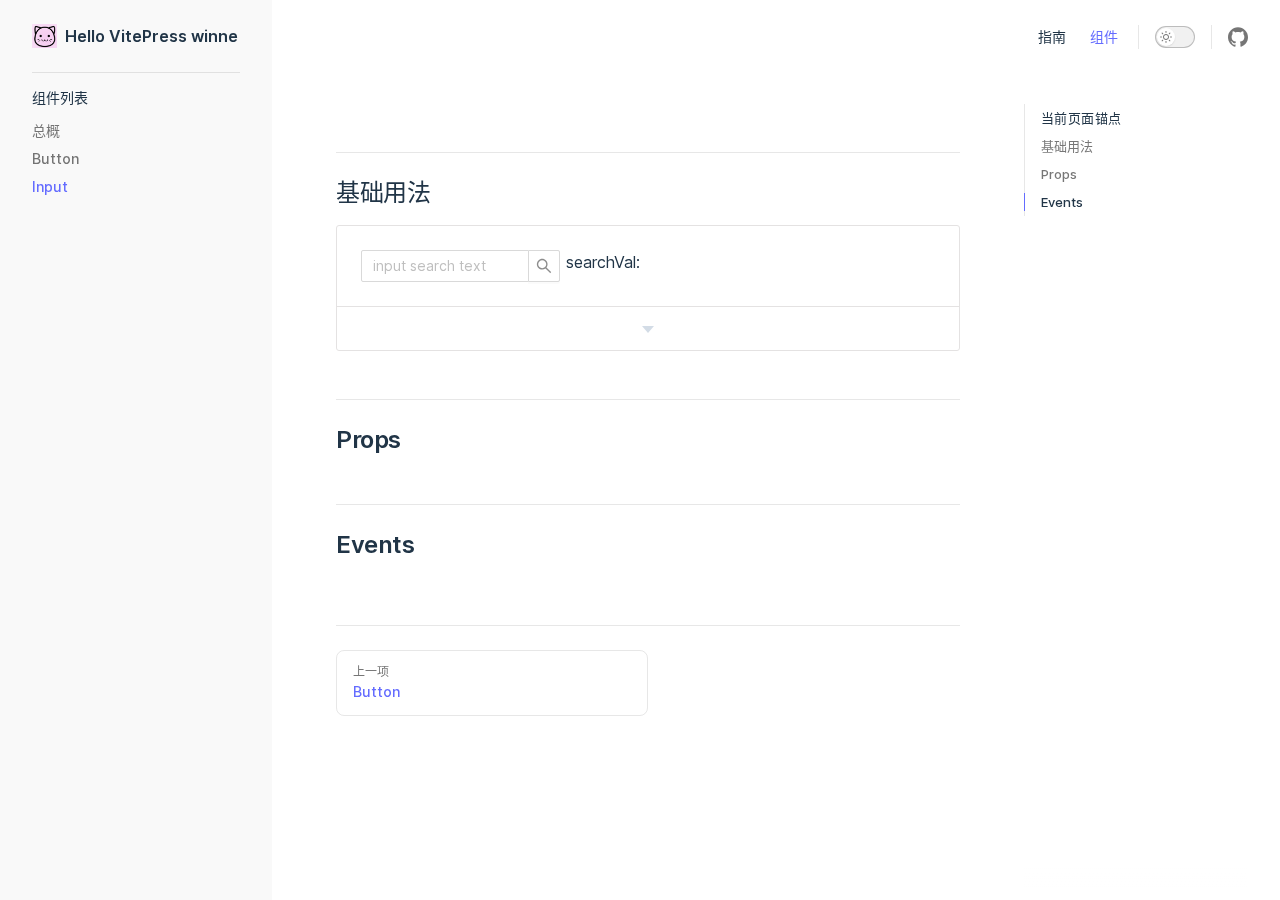
<file: component/Input.html>
<!DOCTYPE html>
<html lang="zh-CN">
  <head>
    <meta charset="utf-8">
    <meta name="viewport" content="width=device-width,initial-scale=1">
    <title>Hello VitePress winne | Hello VitePress winne</title>
    <meta name="description" content="Just playing around.">
    <link rel="stylesheet" href="/assets/style.4fb366d3.css">
    <link rel="modulepreload" href="/assets/app.f81cdbe9.js">
    <link rel="modulepreload" href="/assets/component_Input.md.0358f5d0.lean.js">
    
    <link rel="icon" href="/favicon.ico">
  <script id="check-dark-light">(()=>{const e=localStorage.getItem("vitepress-theme-appearance")||"",a=window.matchMedia("(prefers-color-scheme: dark)").matches;(!e||e==="auto"?a:e==="dark")&&document.documentElement.classList.add("dark")})();</script>
  </head>
  <body>
    <div id="app"><div class="Layout" data-v-cad4046d><!--[--><!--]--><!--[--><span tabindex="-1" data-v-277b7a0c></span><a href="#VPContent" class="VPSkipLink visually-hidden" data-v-277b7a0c> Skip to content </a><!--]--><!----><header class="VPNav" data-v-cad4046d data-v-f99d7aa5><div class="VPNavBar has-sidebar" data-v-f99d7aa5 data-v-7c944589><div class="container" data-v-7c944589><div class="VPNavBarTitle has-sidebar" data-v-7c944589 data-v-21cc79b1><a class="title" href="/" data-v-21cc79b1><!--[--><!--]--><!--[--><img class="VPImage logo" src="/logo.png" alt data-v-8dfe5f35><!--]--><!--[-->Hello VitePress winne<!--]--><!--[--><!--]--></a></div><div class="content" data-v-7c944589><!--[--><!--]--><!----><nav aria-labelledby="main-nav-aria-label" class="VPNavBarMenu menu" data-v-7c944589 data-v-fbdff39f><span id="main-nav-aria-label" class="visually-hidden" data-v-fbdff39f>Main Navigation</span><!--[--><!--[--><a class="VPLink link VPNavBarMenuLink" href="/guide/installation.html" data-v-fbdff39f data-v-a7c24af5 data-v-aabf72db><!--[-->指南<!--]--><!----></a><!--]--><!--[--><a class="VPLink link VPNavBarMenuLink active" href="/component/" data-v-fbdff39f data-v-a7c24af5 data-v-aabf72db><!--[-->组件<!--]--><!----></a><!--]--><!--]--></nav><!----><div class="VPNavBarAppearance appearance" data-v-7c944589 data-v-73d4de94><button class="VPSwitch VPSwitchAppearance" type="button" role="switch" aria-label="toggle dark mode" aria-checked="false" data-v-73d4de94 data-v-450a3321 data-v-66643b2c><span class="check" data-v-66643b2c><span class="icon" data-v-66643b2c><!--[--><svg xmlns="http://www.w3.org/2000/svg" aria-hidden="true" focusable="false" viewbox="0 0 24 24" class="sun" data-v-450a3321><path d="M12,18c-3.3,0-6-2.7-6-6s2.7-6,6-6s6,2.7,6,6S15.3,18,12,18zM12,8c-2.2,0-4,1.8-4,4c0,2.2,1.8,4,4,4c2.2,0,4-1.8,4-4C16,9.8,14.2,8,12,8z"></path><path d="M12,4c-0.6,0-1-0.4-1-1V1c0-0.6,0.4-1,1-1s1,0.4,1,1v2C13,3.6,12.6,4,12,4z"></path><path d="M12,24c-0.6,0-1-0.4-1-1v-2c0-0.6,0.4-1,1-1s1,0.4,1,1v2C13,23.6,12.6,24,12,24z"></path><path d="M5.6,6.6c-0.3,0-0.5-0.1-0.7-0.3L3.5,4.9c-0.4-0.4-0.4-1,0-1.4s1-0.4,1.4,0l1.4,1.4c0.4,0.4,0.4,1,0,1.4C6.2,6.5,5.9,6.6,5.6,6.6z"></path><path d="M19.8,20.8c-0.3,0-0.5-0.1-0.7-0.3l-1.4-1.4c-0.4-0.4-0.4-1,0-1.4s1-0.4,1.4,0l1.4,1.4c0.4,0.4,0.4,1,0,1.4C20.3,20.7,20,20.8,19.8,20.8z"></path><path d="M3,13H1c-0.6,0-1-0.4-1-1s0.4-1,1-1h2c0.6,0,1,0.4,1,1S3.6,13,3,13z"></path><path d="M23,13h-2c-0.6,0-1-0.4-1-1s0.4-1,1-1h2c0.6,0,1,0.4,1,1S23.6,13,23,13z"></path><path d="M4.2,20.8c-0.3,0-0.5-0.1-0.7-0.3c-0.4-0.4-0.4-1,0-1.4l1.4-1.4c0.4-0.4,1-0.4,1.4,0s0.4,1,0,1.4l-1.4,1.4C4.7,20.7,4.5,20.8,4.2,20.8z"></path><path d="M18.4,6.6c-0.3,0-0.5-0.1-0.7-0.3c-0.4-0.4-0.4-1,0-1.4l1.4-1.4c0.4-0.4,1-0.4,1.4,0s0.4,1,0,1.4l-1.4,1.4C18.9,6.5,18.6,6.6,18.4,6.6z"></path></svg><svg xmlns="http://www.w3.org/2000/svg" aria-hidden="true" focusable="false" viewbox="0 0 24 24" class="moon" data-v-450a3321><path d="M12.1,22c-0.3,0-0.6,0-0.9,0c-5.5-0.5-9.5-5.4-9-10.9c0.4-4.8,4.2-8.6,9-9c0.4,0,0.8,0.2,1,0.5c0.2,0.3,0.2,0.8-0.1,1.1c-2,2.7-1.4,6.4,1.3,8.4c2.1,1.6,5,1.6,7.1,0c0.3-0.2,0.7-0.3,1.1-0.1c0.3,0.2,0.5,0.6,0.5,1c-0.2,2.7-1.5,5.1-3.6,6.8C16.6,21.2,14.4,22,12.1,22zM9.3,4.4c-2.9,1-5,3.6-5.2,6.8c-0.4,4.4,2.8,8.3,7.2,8.7c2.1,0.2,4.2-0.4,5.8-1.8c1.1-0.9,1.9-2.1,2.4-3.4c-2.5,0.9-5.3,0.5-7.5-1.1C9.2,11.4,8.1,7.7,9.3,4.4z"></path></svg><!--]--></span></span></button></div><div class="VPSocialLinks VPNavBarSocialLinks social-links" data-v-7c944589 data-v-44b3c451 data-v-97364811><!--[--><a class="VPSocialLink" href="https://github.com/vuejs/vitepress/blob/main/src/node/config.ts#L15" target="_blank" rel="noopener" data-v-97364811 data-v-e1399a56><svg role="img" viewBox="0 0 24 24" xmlns="http://www.w3.org/2000/svg"><title>GitHub</title><path d="M12 .297c-6.63 0-12 5.373-12 12 0 5.303 3.438 9.8 8.205 11.385.6.113.82-.258.82-.577 0-.285-.01-1.04-.015-2.04-3.338.724-4.042-1.61-4.042-1.61C4.422 18.07 3.633 17.7 3.633 17.7c-1.087-.744.084-.729.084-.729 1.205.084 1.838 1.236 1.838 1.236 1.07 1.835 2.809 1.305 3.495.998.108-.776.417-1.305.76-1.605-2.665-.3-5.466-1.332-5.466-5.93 0-1.31.465-2.38 1.235-3.22-.135-.303-.54-1.523.105-3.176 0 0 1.005-.322 3.3 1.23.96-.267 1.98-.399 3-.405 1.02.006 2.04.138 3 .405 2.28-1.552 3.285-1.23 3.285-1.23.645 1.653.24 2.873.12 3.176.765.84 1.23 1.91 1.23 3.22 0 4.61-2.805 5.625-5.475 5.92.42.36.81 1.096.81 2.22 0 1.606-.015 2.896-.015 3.286 0 .315.21.69.825.57C20.565 22.092 24 17.592 24 12.297c0-6.627-5.373-12-12-12"/></svg></a><!--]--></div><div class="VPFlyout VPNavBarExtra extra" data-v-7c944589 data-v-2c9a54d7 data-v-f9738991><button type="button" class="button" aria-haspopup="true" aria-expanded="false" aria-label="extra navigation" data-v-f9738991><svg xmlns="http://www.w3.org/2000/svg" aria-hidden="true" focusable="false" viewbox="0 0 24 24" class="icon" data-v-f9738991><circle cx="12" cy="12" r="2"></circle><circle cx="19" cy="12" r="2"></circle><circle cx="5" cy="12" r="2"></circle></svg></button><div class="menu" data-v-f9738991><div class="VPMenu" data-v-f9738991 data-v-d18a7fcc><!----><!--[--><!--[--><!----><div class="group" data-v-2c9a54d7><div class="item appearance" data-v-2c9a54d7><p class="label" data-v-2c9a54d7>Appearance</p><div class="appearance-action" data-v-2c9a54d7><button class="VPSwitch VPSwitchAppearance" type="button" role="switch" aria-label="toggle dark mode" aria-checked="false" data-v-2c9a54d7 data-v-450a3321 data-v-66643b2c><span class="check" data-v-66643b2c><span class="icon" data-v-66643b2c><!--[--><svg xmlns="http://www.w3.org/2000/svg" aria-hidden="true" focusable="false" viewbox="0 0 24 24" class="sun" data-v-450a3321><path d="M12,18c-3.3,0-6-2.7-6-6s2.7-6,6-6s6,2.7,6,6S15.3,18,12,18zM12,8c-2.2,0-4,1.8-4,4c0,2.2,1.8,4,4,4c2.2,0,4-1.8,4-4C16,9.8,14.2,8,12,8z"></path><path d="M12,4c-0.6,0-1-0.4-1-1V1c0-0.6,0.4-1,1-1s1,0.4,1,1v2C13,3.6,12.6,4,12,4z"></path><path d="M12,24c-0.6,0-1-0.4-1-1v-2c0-0.6,0.4-1,1-1s1,0.4,1,1v2C13,23.6,12.6,24,12,24z"></path><path d="M5.6,6.6c-0.3,0-0.5-0.1-0.7-0.3L3.5,4.9c-0.4-0.4-0.4-1,0-1.4s1-0.4,1.4,0l1.4,1.4c0.4,0.4,0.4,1,0,1.4C6.2,6.5,5.9,6.6,5.6,6.6z"></path><path d="M19.8,20.8c-0.3,0-0.5-0.1-0.7-0.3l-1.4-1.4c-0.4-0.4-0.4-1,0-1.4s1-0.4,1.4,0l1.4,1.4c0.4,0.4,0.4,1,0,1.4C20.3,20.7,20,20.8,19.8,20.8z"></path><path d="M3,13H1c-0.6,0-1-0.4-1-1s0.4-1,1-1h2c0.6,0,1,0.4,1,1S3.6,13,3,13z"></path><path d="M23,13h-2c-0.6,0-1-0.4-1-1s0.4-1,1-1h2c0.6,0,1,0.4,1,1S23.6,13,23,13z"></path><path d="M4.2,20.8c-0.3,0-0.5-0.1-0.7-0.3c-0.4-0.4-0.4-1,0-1.4l1.4-1.4c0.4-0.4,1-0.4,1.4,0s0.4,1,0,1.4l-1.4,1.4C4.7,20.7,4.5,20.8,4.2,20.8z"></path><path d="M18.4,6.6c-0.3,0-0.5-0.1-0.7-0.3c-0.4-0.4-0.4-1,0-1.4l1.4-1.4c0.4-0.4,1-0.4,1.4,0s0.4,1,0,1.4l-1.4,1.4C18.9,6.5,18.6,6.6,18.4,6.6z"></path></svg><svg xmlns="http://www.w3.org/2000/svg" aria-hidden="true" focusable="false" viewbox="0 0 24 24" class="moon" data-v-450a3321><path d="M12.1,22c-0.3,0-0.6,0-0.9,0c-5.5-0.5-9.5-5.4-9-10.9c0.4-4.8,4.2-8.6,9-9c0.4,0,0.8,0.2,1,0.5c0.2,0.3,0.2,0.8-0.1,1.1c-2,2.7-1.4,6.4,1.3,8.4c2.1,1.6,5,1.6,7.1,0c0.3-0.2,0.7-0.3,1.1-0.1c0.3,0.2,0.5,0.6,0.5,1c-0.2,2.7-1.5,5.1-3.6,6.8C16.6,21.2,14.4,22,12.1,22zM9.3,4.4c-2.9,1-5,3.6-5.2,6.8c-0.4,4.4,2.8,8.3,7.2,8.7c2.1,0.2,4.2-0.4,5.8-1.8c1.1-0.9,1.9-2.1,2.4-3.4c-2.5,0.9-5.3,0.5-7.5-1.1C9.2,11.4,8.1,7.7,9.3,4.4z"></path></svg><!--]--></span></span></button></div></div></div><div class="group" data-v-2c9a54d7><div class="item social-links" data-v-2c9a54d7><div class="VPSocialLinks social-links-list" data-v-2c9a54d7 data-v-97364811><!--[--><a class="VPSocialLink" href="https://github.com/vuejs/vitepress/blob/main/src/node/config.ts#L15" target="_blank" rel="noopener" data-v-97364811 data-v-e1399a56><svg role="img" viewBox="0 0 24 24" xmlns="http://www.w3.org/2000/svg"><title>GitHub</title><path d="M12 .297c-6.63 0-12 5.373-12 12 0 5.303 3.438 9.8 8.205 11.385.6.113.82-.258.82-.577 0-.285-.01-1.04-.015-2.04-3.338.724-4.042-1.61-4.042-1.61C4.422 18.07 3.633 17.7 3.633 17.7c-1.087-.744.084-.729.084-.729 1.205.084 1.838 1.236 1.838 1.236 1.07 1.835 2.809 1.305 3.495.998.108-.776.417-1.305.76-1.605-2.665-.3-5.466-1.332-5.466-5.93 0-1.31.465-2.38 1.235-3.22-.135-.303-.54-1.523.105-3.176 0 0 1.005-.322 3.3 1.23.96-.267 1.98-.399 3-.405 1.02.006 2.04.138 3 .405 2.28-1.552 3.285-1.23 3.285-1.23.645 1.653.24 2.873.12 3.176.765.84 1.23 1.91 1.23 3.22 0 4.61-2.805 5.625-5.475 5.92.42.36.81 1.096.81 2.22 0 1.606-.015 2.896-.015 3.286 0 .315.21.69.825.57C20.565 22.092 24 17.592 24 12.297c0-6.627-5.373-12-12-12"/></svg></a><!--]--></div></div></div><!--]--><!--]--></div></div></div><!--[--><!--]--><button type="button" class="VPNavBarHamburger hamburger" aria-label="mobile navigation" aria-expanded="false" aria-controls="VPNavScreen" data-v-7c944589 data-v-00294b9f><span class="container" data-v-00294b9f><span class="top" data-v-00294b9f></span><span class="middle" data-v-00294b9f></span><span class="bottom" data-v-00294b9f></span></span></button></div></div></div><!----></header><div class="VPLocalNav" data-v-cad4046d data-v-f3f5f2c4><button class="menu" aria-expanded="false" aria-controls="VPSidebarNav" data-v-f3f5f2c4><svg xmlns="http://www.w3.org/2000/svg" aria-hidden="true" focusable="false" viewbox="0 0 24 24" class="menu-icon" data-v-f3f5f2c4><path d="M17,11H3c-0.6,0-1-0.4-1-1s0.4-1,1-1h14c0.6,0,1,0.4,1,1S17.6,11,17,11z"></path><path d="M21,7H3C2.4,7,2,6.6,2,6s0.4-1,1-1h18c0.6,0,1,0.4,1,1S21.6,7,21,7z"></path><path d="M21,15H3c-0.6,0-1-0.4-1-1s0.4-1,1-1h18c0.6,0,1,0.4,1,1S21.6,15,21,15z"></path><path d="M17,19H3c-0.6,0-1-0.4-1-1s0.4-1,1-1h14c0.6,0,1,0.4,1,1S17.6,19,17,19z"></path></svg><span class="menu-text" data-v-f3f5f2c4>Menu</span></button><a class="top-link" href="#" data-v-f3f5f2c4> Return to top </a></div><aside class="VPSidebar" data-v-cad4046d data-v-cd490758><nav class="nav" id="VPSidebarNav" aria-labelledby="sidebar-aria-label" tabindex="-1" data-v-cd490758><span class="visually-hidden" id="sidebar-aria-label" data-v-cd490758> Sidebar Navigation </span><!--[--><!--]--><!--[--><div class="group" data-v-cd490758><section class="VPSidebarGroup" data-v-cd490758 data-v-2e7a03c9><div class="title" data-v-2e7a03c9><h2 class="title-text" data-v-2e7a03c9>组件列表</h2><div class="action" data-v-2e7a03c9><svg xmlns="http://www.w3.org/2000/svg" xmlns:xlink="http://www.w3.org/1999/xlink" viewbox="0 0 24 24" class="icon minus" data-v-2e7a03c9><path d="M19,2H5C3.3,2,2,3.3,2,5v14c0,1.7,1.3,3,3,3h14c1.7,0,3-1.3,3-3V5C22,3.3,20.7,2,19,2zM20,19c0,0.6-0.4,1-1,1H5c-0.6,0-1-0.4-1-1V5c0-0.6,0.4-1,1-1h14c0.6,0,1,0.4,1,1V19z"></path><path d="M16,11H8c-0.6,0-1,0.4-1,1s0.4,1,1,1h8c0.6,0,1-0.4,1-1S16.6,11,16,11z"></path></svg><svg version="1.1" xmlns="http://www.w3.org/2000/svg" viewbox="0 0 24 24" class="icon plus" data-v-2e7a03c9><path d="M19,2H5C3.3,2,2,3.3,2,5v14c0,1.7,1.3,3,3,3h14c1.7,0,3-1.3,3-3V5C22,3.3,20.7,2,19,2z M20,19c0,0.6-0.4,1-1,1H5c-0.6,0-1-0.4-1-1V5c0-0.6,0.4-1,1-1h14c0.6,0,1,0.4,1,1V19z"></path><path d="M16,11h-3V8c0-0.6-0.4-1-1-1s-1,0.4-1,1v3H8c-0.6,0-1,0.4-1,1s0.4,1,1,1h3v3c0,0.6,0.4,1,1,1s1-0.4,1-1v-3h3c0.6,0,1-0.4,1-1S16.6,11,16,11z"></path></svg></div></div><div class="items" data-v-2e7a03c9><!--[--><!--[--><a class="VPLink link link" href="/component/" style="padding-left:0px;" data-v-c5e46b29 data-v-aabf72db><!--[--><span class="link-text" data-v-c5e46b29>总概</span><!--]--><!----></a><!----><!--]--><!--[--><a class="VPLink link link" href="/component/Button.html" style="padding-left:0px;" data-v-c5e46b29 data-v-aabf72db><!--[--><span class="link-text" data-v-c5e46b29>Button</span><!--]--><!----></a><!----><!--]--><!--[--><a class="VPLink link link active" href="/component/Input.html" style="padding-left:0px;" data-v-c5e46b29 data-v-aabf72db><!--[--><span class="link-text" data-v-c5e46b29>Input</span><!--]--><!----></a><!----><!--]--><!--]--></div></section></div><!--]--><!--[--><!--]--></nav></aside><div class="VPContent has-sidebar" id="VPContent" data-v-cad4046d data-v-f78b6476><div class="VPDoc has-sidebar has-aside" data-v-f78b6476 data-v-ea383a98><div class="container" data-v-ea383a98><div class="aside" data-v-ea383a98><div class="aside-curtain" data-v-ea383a98></div><div class="aside-container" data-v-ea383a98><div class="aside-content" data-v-ea383a98><div class="VPDocAside" data-v-ea383a98 data-v-25349b3c><!--[--><!--]--><!--[--><!--]--><div class="VPDocAsideOutline" data-v-25349b3c data-v-2e7d4aa6><div class="content" data-v-2e7d4aa6><div class="outline-marker" data-v-2e7d4aa6></div><div class="outline-title" data-v-2e7d4aa6>当前页面锚点</div><nav aria-labelledby="doc-outline-aria-label" data-v-2e7d4aa6><span class="visually-hidden" id="doc-outline-aria-label" data-v-2e7d4aa6> Table of Contents for current page </span><ul class="root" data-v-2e7d4aa6 data-v-c7fc3192><!--[--><!--]--></ul></nav></div></div><!--[--><!--]--><div class="spacer" data-v-25349b3c></div><!--[--><!--]--><!----><!--[--><!--]--><!--[--><!--]--></div></div></div></div><div class="content" data-v-ea383a98><div class="content-container" data-v-ea383a98><!--[--><!--]--><main class="main" data-v-ea383a98><div style="position:relative;" class="vp-doc _component_Input" data-v-ea383a98><div><h2 id="基础用法" tabindex="-1">基础用法 <a class="header-anchor" href="#基础用法" aria-hidden="true">#</a></h2><div class="demo-block demo-Input undefined" data-v-aab45842><div class="source" data-v-aab45842><!--[--><!--[--><span class="ant-input-group-wrapper ant-input-search" style="width:200px;"><span class="ant-input-wrapper ant-input-group"><!----><input placeholder="input search text" value type="text" style="" class="ant-input"><span class="ant-input-group-addon"><button class="ant-btn ant-input-search-button ant-btn-icon-only" type="button"><span role="img" aria-label="search" class="anticon anticon-search"><svg focusable="false" class="" style="" data-icon="search" width="1em" height="1em" fill="currentColor" aria-hidden="true" viewBox="64 64 896 896"><path d="M909.6 854.5L649.9 594.8C690.2 542.7 712 479 712 412c0-80.2-31.3-155.4-87.9-212.1-56.6-56.7-132-87.9-212.1-87.9s-155.5 31.3-212.1 87.9C143.2 256.5 112 331.8 112 412c0 80.1 31.3 155.5 87.9 212.1C256.5 680.8 331.8 712 412 712c67 0 130.6-21.8 182.7-62l259.7 259.6a8.2 8.2 0 0011.6 0l43.6-43.5a8.2 8.2 0 000-11.6zM570.4 570.4C528 612.7 471.8 636 412 636s-116-23.3-158.4-65.6C211.3 528 188 471.8 188 412s23.3-116.1 65.6-158.4C296 211.3 352.2 188 412 188s116.1 23.2 158.4 65.6S636 352.2 636 412s-23.3 116.1-65.6 158.4z"></path></svg></span><!--[--><!--]--></button></span></span></span> searchVal: <!--]--><!--]--></div><div class="meta" data-v-aab45842><div class="description" data-v-aab45842><!--[--><div>请复制下方示例代码<code>(demo代码维护一般为：先在docs/examples/**下写好组件例子，再搬到下面vue代码中。因为vue单文件组件才有语法提示，方便写代码)</code></div><!--]--></div><div class="highlight" data-v-aab45842><!--[--><div class="language-vue"><pre v-pre class="shiki"><code><span class="line"><span style="color:#89DDFF;">&lt;</span><span style="color:#F07178;">template</span><span style="color:#89DDFF;">&gt;</span></span>
<span class="line"><span style="color:#A6ACCD;">  </span><span style="color:#89DDFF;">&lt;</span><span style="color:#F07178;">a-input-search</span></span>
<span class="line"><span style="color:#89DDFF;">      </span><span style="color:#C792EA;">v-model</span><span style="color:#89DDFF;">:</span><span style="color:#C792EA;">value</span><span style="color:#89DDFF;">=</span><span style="color:#89DDFF;">&quot;</span><span style="color:#A6ACCD;">value</span><span style="color:#89DDFF;">&quot;</span></span>
<span class="line"><span style="color:#89DDFF;">      </span><span style="color:#C792EA;">placeholder</span><span style="color:#89DDFF;">=</span><span style="color:#89DDFF;">&quot;</span><span style="color:#C3E88D;">input search text</span><span style="color:#89DDFF;">&quot;</span></span>
<span class="line"><span style="color:#89DDFF;">      </span><span style="color:#C792EA;">style</span><span style="color:#89DDFF;">=</span><span style="color:#89DDFF;">&quot;</span><span style="color:#C3E88D;">width: 200px</span><span style="color:#89DDFF;">&quot;</span></span>
<span class="line"><span style="color:#89DDFF;">      @</span><span style="color:#C792EA;">search</span><span style="color:#89DDFF;">=</span><span style="color:#89DDFF;">&quot;</span><span style="color:#A6ACCD;">onSearch</span><span style="color:#89DDFF;">&quot;</span></span>
<span class="line"><span style="color:#89DDFF;">    /&gt;</span></span>
<span class="line"><span style="color:#A6ACCD;">    searchVal: </span><span style="color:#89DDFF;">{{</span><span style="color:#A6ACCD;"> searchVal </span><span style="color:#89DDFF;">}}</span></span>
<span class="line"><span style="color:#89DDFF;">&lt;/</span><span style="color:#F07178;">template</span><span style="color:#89DDFF;">&gt;</span></span>
<span class="line"></span>
<span class="line"><span style="color:#89DDFF;">&lt;</span><span style="color:#F07178;">script</span><span style="color:#A6ACCD;"> </span><span style="color:#C792EA;">setup</span><span style="color:#89DDFF;">&gt;</span></span>
<span class="line"></span>
<span class="line"><span style="color:#A6ACCD;">  </span><span style="color:#89DDFF;">import</span><span style="color:#A6ACCD;"> </span><span style="color:#89DDFF;">{</span><span style="color:#F07178;"> </span><span style="color:#A6ACCD;">onMounted</span><span style="color:#89DDFF;">,</span><span style="color:#F07178;"> </span><span style="color:#A6ACCD;">ref</span><span style="color:#89DDFF;">,</span><span style="color:#F07178;"> </span><span style="color:#A6ACCD;">reactive</span><span style="color:#F07178;"> </span><span style="color:#89DDFF;">}</span><span style="color:#A6ACCD;"> </span><span style="color:#89DDFF;">from</span><span style="color:#A6ACCD;"> </span><span style="color:#89DDFF;">&#39;</span><span style="color:#C3E88D;">vue</span><span style="color:#89DDFF;">&#39;</span></span>
<span class="line"><span style="color:#A6ACCD;">  </span><span style="color:#C792EA;">const</span><span style="color:#A6ACCD;"> state </span><span style="color:#89DDFF;">=</span><span style="color:#A6ACCD;"> </span><span style="color:#82AAFF;">reactive</span><span style="color:#A6ACCD;">(</span><span style="color:#89DDFF;">{}</span><span style="color:#A6ACCD;">)</span></span>
<span class="line"><span style="color:#A6ACCD;">  </span><span style="color:#C792EA;">const</span><span style="color:#A6ACCD;"> value </span><span style="color:#89DDFF;">=</span><span style="color:#A6ACCD;"> </span><span style="color:#82AAFF;">ref</span><span style="color:#A6ACCD;">(</span><span style="color:#89DDFF;">&#39;&#39;</span><span style="color:#A6ACCD;">)</span></span>
<span class="line"><span style="color:#A6ACCD;">  </span><span style="color:#C792EA;">const</span><span style="color:#A6ACCD;"> searchVal </span><span style="color:#89DDFF;">=</span><span style="color:#A6ACCD;"> </span><span style="color:#82AAFF;">ref</span><span style="color:#A6ACCD;">(</span><span style="color:#89DDFF;">&#39;&#39;</span><span style="color:#A6ACCD;">)</span></span>
<span class="line"></span>
<span class="line"><span style="color:#A6ACCD;">  </span><span style="color:#C792EA;">const</span><span style="color:#A6ACCD;"> onSearch </span><span style="color:#89DDFF;">=</span><span style="color:#A6ACCD;"> </span><span style="color:#89DDFF;">(</span><span style="color:#A6ACCD;">searchValue</span><span style="color:#89DDFF;">)</span><span style="color:#A6ACCD;"> </span><span style="color:#C792EA;">=&gt;</span><span style="color:#A6ACCD;"> </span><span style="color:#89DDFF;">{</span></span>
<span class="line"><span style="color:#F07178;">      </span><span style="color:#A6ACCD;">console</span><span style="color:#89DDFF;">.</span><span style="color:#82AAFF;">log</span><span style="color:#F07178;">(</span><span style="color:#89DDFF;">&#39;</span><span style="color:#C3E88D;">use value</span><span style="color:#89DDFF;">&#39;</span><span style="color:#89DDFF;">,</span><span style="color:#F07178;"> </span><span style="color:#A6ACCD;">searchValue</span><span style="color:#F07178;">)</span></span>
<span class="line"><span style="color:#F07178;">      </span><span style="color:#A6ACCD;">console</span><span style="color:#89DDFF;">.</span><span style="color:#82AAFF;">log</span><span style="color:#F07178;">(</span><span style="color:#89DDFF;">&#39;</span><span style="color:#C3E88D;">or use this.value</span><span style="color:#89DDFF;">&#39;</span><span style="color:#89DDFF;">,</span><span style="color:#F07178;"> </span><span style="color:#A6ACCD;">value</span><span style="color:#89DDFF;">.</span><span style="color:#A6ACCD;">value</span><span style="color:#F07178;">)</span></span>
<span class="line"><span style="color:#F07178;">      </span><span style="color:#A6ACCD;">searchVal</span><span style="color:#89DDFF;">.</span><span style="color:#A6ACCD;">value</span><span style="color:#89DDFF;">=</span><span style="color:#F07178;"> </span><span style="color:#A6ACCD;">searchValue</span></span>
<span class="line"><span style="color:#F07178;">  </span><span style="color:#89DDFF;">};</span></span>
<span class="line"><span style="color:#89DDFF;">&lt;/</span><span style="color:#F07178;">script</span><span style="color:#89DDFF;">&gt;</span></span>
<span class="line"></span>
<span class="line"><span style="color:#89DDFF;">&lt;</span><span style="color:#F07178;">style</span><span style="color:#A6ACCD;"> </span><span style="color:#C792EA;">lang</span><span style="color:#A6ACCD;">=</span><span style="color:#89DDFF;">&quot;</span><span style="color:#C3E88D;">less</span><span style="color:#89DDFF;">&quot;</span><span style="color:#A6ACCD;"> </span><span style="color:#C792EA;">scoped</span><span style="color:#89DDFF;">&gt;</span></span>
<span class="line"><span style="color:#89DDFF;">&lt;/</span><span style="color:#F07178;">style</span><span style="color:#89DDFF;">&gt;</span></span>
<span class="line"></span>
<span class="line"></span></code></pre></div><!--]--></div></div><div class="demo-block-control" data-v-aab45842><i class="control-icon icon-caret-down" data-v-aab45842></i><span style="display:none;" class="control-text" data-v-aab45842>显示代码</span><div class="control-button-wrap" data-v-aab45842><span style="display:none;" class="control-button copy-button" data-v-aab45842>复制代码片段</span></div></div></div><h2 id="props" tabindex="-1">Props <a class="header-anchor" href="#props" aria-hidden="true">#</a></h2><h2 id="events" tabindex="-1">Events <a class="header-anchor" href="#events" aria-hidden="true">#</a></h2></div></div></main><!--[--><!--]--><footer class="VPDocFooter" data-v-ea383a98 data-v-9455e84e><!----><div class="prev-next" data-v-9455e84e><div class="pager" data-v-9455e84e><a class="pager-link prev" href="/component/Button.html" data-v-9455e84e><span class="desc" data-v-9455e84e>上一项</span><span class="title" data-v-9455e84e>Button</span></a></div><div class="has-prev pager" data-v-9455e84e><!----></div></div></footer><!--[--><!--]--></div></div></div></div></div><footer class="VPFooter has-sidebar" data-v-cad4046d data-v-c641b00e><div class="container" data-v-c641b00e><p class="message" data-v-c641b00e>winne</p><p class="copyright" data-v-c641b00e>Copyright © 2022-present winne</p></div></footer><!--[--><!--]--></div></div>
    <script>__VP_HASH_MAP__ = JSON.parse("{\"component_button.md\":\"064eec7b\",\"component_input.md\":\"0358f5d0\",\"component_index.md\":\"d5d2218f\",\"guide_development.md\":\"3d8486ed\",\"guide_installation.md\":\"6716d8a4\",\"guide_quickstart.md\":\"76904991\",\"index.md\":\"765cf9cd\"}")</script>
    <script type="module" async src="/assets/app.f81cdbe9.js"></script>
    
  </body>
</html>
</file>
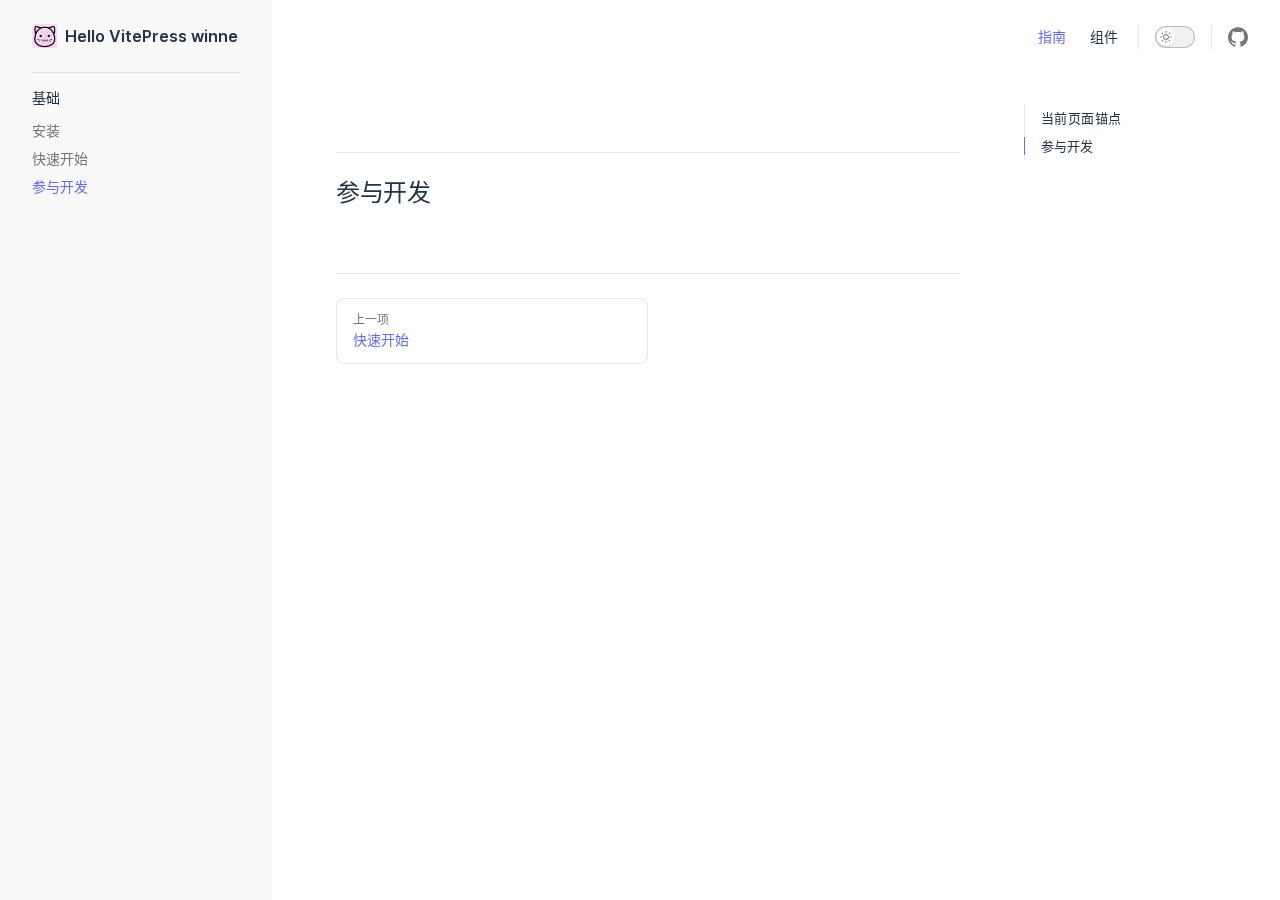
<file: guide/development.html>
<!DOCTYPE html>
<html lang="zh-CN">
  <head>
    <meta charset="utf-8">
    <meta name="viewport" content="width=device-width,initial-scale=1">
    <title>Hello VitePress winne | Hello VitePress winne</title>
    <meta name="description" content="Just playing around.">
    <link rel="stylesheet" href="/assets/style.4fb366d3.css">
    <link rel="modulepreload" href="/assets/app.f81cdbe9.js">
    <link rel="modulepreload" href="/assets/guide_development.md.3d8486ed.lean.js">
    
    <link rel="icon" href="/favicon.ico">
  <script id="check-dark-light">(()=>{const e=localStorage.getItem("vitepress-theme-appearance")||"",a=window.matchMedia("(prefers-color-scheme: dark)").matches;(!e||e==="auto"?a:e==="dark")&&document.documentElement.classList.add("dark")})();</script>
  </head>
  <body>
    <div id="app"><div class="Layout" data-v-cad4046d><!--[--><!--]--><!--[--><span tabindex="-1" data-v-277b7a0c></span><a href="#VPContent" class="VPSkipLink visually-hidden" data-v-277b7a0c> Skip to content </a><!--]--><!----><header class="VPNav" data-v-cad4046d data-v-f99d7aa5><div class="VPNavBar has-sidebar" data-v-f99d7aa5 data-v-7c944589><div class="container" data-v-7c944589><div class="VPNavBarTitle has-sidebar" data-v-7c944589 data-v-21cc79b1><a class="title" href="/" data-v-21cc79b1><!--[--><!--]--><!--[--><img class="VPImage logo" src="/logo.png" alt data-v-8dfe5f35><!--]--><!--[-->Hello VitePress winne<!--]--><!--[--><!--]--></a></div><div class="content" data-v-7c944589><!--[--><!--]--><!----><nav aria-labelledby="main-nav-aria-label" class="VPNavBarMenu menu" data-v-7c944589 data-v-fbdff39f><span id="main-nav-aria-label" class="visually-hidden" data-v-fbdff39f>Main Navigation</span><!--[--><!--[--><a class="VPLink link VPNavBarMenuLink active" href="/guide/installation.html" data-v-fbdff39f data-v-a7c24af5 data-v-aabf72db><!--[-->指南<!--]--><!----></a><!--]--><!--[--><a class="VPLink link VPNavBarMenuLink" href="/component/" data-v-fbdff39f data-v-a7c24af5 data-v-aabf72db><!--[-->组件<!--]--><!----></a><!--]--><!--]--></nav><!----><div class="VPNavBarAppearance appearance" data-v-7c944589 data-v-73d4de94><button class="VPSwitch VPSwitchAppearance" type="button" role="switch" aria-label="toggle dark mode" aria-checked="false" data-v-73d4de94 data-v-450a3321 data-v-66643b2c><span class="check" data-v-66643b2c><span class="icon" data-v-66643b2c><!--[--><svg xmlns="http://www.w3.org/2000/svg" aria-hidden="true" focusable="false" viewbox="0 0 24 24" class="sun" data-v-450a3321><path d="M12,18c-3.3,0-6-2.7-6-6s2.7-6,6-6s6,2.7,6,6S15.3,18,12,18zM12,8c-2.2,0-4,1.8-4,4c0,2.2,1.8,4,4,4c2.2,0,4-1.8,4-4C16,9.8,14.2,8,12,8z"></path><path d="M12,4c-0.6,0-1-0.4-1-1V1c0-0.6,0.4-1,1-1s1,0.4,1,1v2C13,3.6,12.6,4,12,4z"></path><path d="M12,24c-0.6,0-1-0.4-1-1v-2c0-0.6,0.4-1,1-1s1,0.4,1,1v2C13,23.6,12.6,24,12,24z"></path><path d="M5.6,6.6c-0.3,0-0.5-0.1-0.7-0.3L3.5,4.9c-0.4-0.4-0.4-1,0-1.4s1-0.4,1.4,0l1.4,1.4c0.4,0.4,0.4,1,0,1.4C6.2,6.5,5.9,6.6,5.6,6.6z"></path><path d="M19.8,20.8c-0.3,0-0.5-0.1-0.7-0.3l-1.4-1.4c-0.4-0.4-0.4-1,0-1.4s1-0.4,1.4,0l1.4,1.4c0.4,0.4,0.4,1,0,1.4C20.3,20.7,20,20.8,19.8,20.8z"></path><path d="M3,13H1c-0.6,0-1-0.4-1-1s0.4-1,1-1h2c0.6,0,1,0.4,1,1S3.6,13,3,13z"></path><path d="M23,13h-2c-0.6,0-1-0.4-1-1s0.4-1,1-1h2c0.6,0,1,0.4,1,1S23.6,13,23,13z"></path><path d="M4.2,20.8c-0.3,0-0.5-0.1-0.7-0.3c-0.4-0.4-0.4-1,0-1.4l1.4-1.4c0.4-0.4,1-0.4,1.4,0s0.4,1,0,1.4l-1.4,1.4C4.7,20.7,4.5,20.8,4.2,20.8z"></path><path d="M18.4,6.6c-0.3,0-0.5-0.1-0.7-0.3c-0.4-0.4-0.4-1,0-1.4l1.4-1.4c0.4-0.4,1-0.4,1.4,0s0.4,1,0,1.4l-1.4,1.4C18.9,6.5,18.6,6.6,18.4,6.6z"></path></svg><svg xmlns="http://www.w3.org/2000/svg" aria-hidden="true" focusable="false" viewbox="0 0 24 24" class="moon" data-v-450a3321><path d="M12.1,22c-0.3,0-0.6,0-0.9,0c-5.5-0.5-9.5-5.4-9-10.9c0.4-4.8,4.2-8.6,9-9c0.4,0,0.8,0.2,1,0.5c0.2,0.3,0.2,0.8-0.1,1.1c-2,2.7-1.4,6.4,1.3,8.4c2.1,1.6,5,1.6,7.1,0c0.3-0.2,0.7-0.3,1.1-0.1c0.3,0.2,0.5,0.6,0.5,1c-0.2,2.7-1.5,5.1-3.6,6.8C16.6,21.2,14.4,22,12.1,22zM9.3,4.4c-2.9,1-5,3.6-5.2,6.8c-0.4,4.4,2.8,8.3,7.2,8.7c2.1,0.2,4.2-0.4,5.8-1.8c1.1-0.9,1.9-2.1,2.4-3.4c-2.5,0.9-5.3,0.5-7.5-1.1C9.2,11.4,8.1,7.7,9.3,4.4z"></path></svg><!--]--></span></span></button></div><div class="VPSocialLinks VPNavBarSocialLinks social-links" data-v-7c944589 data-v-44b3c451 data-v-97364811><!--[--><a class="VPSocialLink" href="https://github.com/vuejs/vitepress/blob/main/src/node/config.ts#L15" target="_blank" rel="noopener" data-v-97364811 data-v-e1399a56><svg role="img" viewBox="0 0 24 24" xmlns="http://www.w3.org/2000/svg"><title>GitHub</title><path d="M12 .297c-6.63 0-12 5.373-12 12 0 5.303 3.438 9.8 8.205 11.385.6.113.82-.258.82-.577 0-.285-.01-1.04-.015-2.04-3.338.724-4.042-1.61-4.042-1.61C4.422 18.07 3.633 17.7 3.633 17.7c-1.087-.744.084-.729.084-.729 1.205.084 1.838 1.236 1.838 1.236 1.07 1.835 2.809 1.305 3.495.998.108-.776.417-1.305.76-1.605-2.665-.3-5.466-1.332-5.466-5.93 0-1.31.465-2.38 1.235-3.22-.135-.303-.54-1.523.105-3.176 0 0 1.005-.322 3.3 1.23.96-.267 1.98-.399 3-.405 1.02.006 2.04.138 3 .405 2.28-1.552 3.285-1.23 3.285-1.23.645 1.653.24 2.873.12 3.176.765.84 1.23 1.91 1.23 3.22 0 4.61-2.805 5.625-5.475 5.92.42.36.81 1.096.81 2.22 0 1.606-.015 2.896-.015 3.286 0 .315.21.69.825.57C20.565 22.092 24 17.592 24 12.297c0-6.627-5.373-12-12-12"/></svg></a><!--]--></div><div class="VPFlyout VPNavBarExtra extra" data-v-7c944589 data-v-2c9a54d7 data-v-f9738991><button type="button" class="button" aria-haspopup="true" aria-expanded="false" aria-label="extra navigation" data-v-f9738991><svg xmlns="http://www.w3.org/2000/svg" aria-hidden="true" focusable="false" viewbox="0 0 24 24" class="icon" data-v-f9738991><circle cx="12" cy="12" r="2"></circle><circle cx="19" cy="12" r="2"></circle><circle cx="5" cy="12" r="2"></circle></svg></button><div class="menu" data-v-f9738991><div class="VPMenu" data-v-f9738991 data-v-d18a7fcc><!----><!--[--><!--[--><!----><div class="group" data-v-2c9a54d7><div class="item appearance" data-v-2c9a54d7><p class="label" data-v-2c9a54d7>Appearance</p><div class="appearance-action" data-v-2c9a54d7><button class="VPSwitch VPSwitchAppearance" type="button" role="switch" aria-label="toggle dark mode" aria-checked="false" data-v-2c9a54d7 data-v-450a3321 data-v-66643b2c><span class="check" data-v-66643b2c><span class="icon" data-v-66643b2c><!--[--><svg xmlns="http://www.w3.org/2000/svg" aria-hidden="true" focusable="false" viewbox="0 0 24 24" class="sun" data-v-450a3321><path d="M12,18c-3.3,0-6-2.7-6-6s2.7-6,6-6s6,2.7,6,6S15.3,18,12,18zM12,8c-2.2,0-4,1.8-4,4c0,2.2,1.8,4,4,4c2.2,0,4-1.8,4-4C16,9.8,14.2,8,12,8z"></path><path d="M12,4c-0.6,0-1-0.4-1-1V1c0-0.6,0.4-1,1-1s1,0.4,1,1v2C13,3.6,12.6,4,12,4z"></path><path d="M12,24c-0.6,0-1-0.4-1-1v-2c0-0.6,0.4-1,1-1s1,0.4,1,1v2C13,23.6,12.6,24,12,24z"></path><path d="M5.6,6.6c-0.3,0-0.5-0.1-0.7-0.3L3.5,4.9c-0.4-0.4-0.4-1,0-1.4s1-0.4,1.4,0l1.4,1.4c0.4,0.4,0.4,1,0,1.4C6.2,6.5,5.9,6.6,5.6,6.6z"></path><path d="M19.8,20.8c-0.3,0-0.5-0.1-0.7-0.3l-1.4-1.4c-0.4-0.4-0.4-1,0-1.4s1-0.4,1.4,0l1.4,1.4c0.4,0.4,0.4,1,0,1.4C20.3,20.7,20,20.8,19.8,20.8z"></path><path d="M3,13H1c-0.6,0-1-0.4-1-1s0.4-1,1-1h2c0.6,0,1,0.4,1,1S3.6,13,3,13z"></path><path d="M23,13h-2c-0.6,0-1-0.4-1-1s0.4-1,1-1h2c0.6,0,1,0.4,1,1S23.6,13,23,13z"></path><path d="M4.2,20.8c-0.3,0-0.5-0.1-0.7-0.3c-0.4-0.4-0.4-1,0-1.4l1.4-1.4c0.4-0.4,1-0.4,1.4,0s0.4,1,0,1.4l-1.4,1.4C4.7,20.7,4.5,20.8,4.2,20.8z"></path><path d="M18.4,6.6c-0.3,0-0.5-0.1-0.7-0.3c-0.4-0.4-0.4-1,0-1.4l1.4-1.4c0.4-0.4,1-0.4,1.4,0s0.4,1,0,1.4l-1.4,1.4C18.9,6.5,18.6,6.6,18.4,6.6z"></path></svg><svg xmlns="http://www.w3.org/2000/svg" aria-hidden="true" focusable="false" viewbox="0 0 24 24" class="moon" data-v-450a3321><path d="M12.1,22c-0.3,0-0.6,0-0.9,0c-5.5-0.5-9.5-5.4-9-10.9c0.4-4.8,4.2-8.6,9-9c0.4,0,0.8,0.2,1,0.5c0.2,0.3,0.2,0.8-0.1,1.1c-2,2.7-1.4,6.4,1.3,8.4c2.1,1.6,5,1.6,7.1,0c0.3-0.2,0.7-0.3,1.1-0.1c0.3,0.2,0.5,0.6,0.5,1c-0.2,2.7-1.5,5.1-3.6,6.8C16.6,21.2,14.4,22,12.1,22zM9.3,4.4c-2.9,1-5,3.6-5.2,6.8c-0.4,4.4,2.8,8.3,7.2,8.7c2.1,0.2,4.2-0.4,5.8-1.8c1.1-0.9,1.9-2.1,2.4-3.4c-2.5,0.9-5.3,0.5-7.5-1.1C9.2,11.4,8.1,7.7,9.3,4.4z"></path></svg><!--]--></span></span></button></div></div></div><div class="group" data-v-2c9a54d7><div class="item social-links" data-v-2c9a54d7><div class="VPSocialLinks social-links-list" data-v-2c9a54d7 data-v-97364811><!--[--><a class="VPSocialLink" href="https://github.com/vuejs/vitepress/blob/main/src/node/config.ts#L15" target="_blank" rel="noopener" data-v-97364811 data-v-e1399a56><svg role="img" viewBox="0 0 24 24" xmlns="http://www.w3.org/2000/svg"><title>GitHub</title><path d="M12 .297c-6.63 0-12 5.373-12 12 0 5.303 3.438 9.8 8.205 11.385.6.113.82-.258.82-.577 0-.285-.01-1.04-.015-2.04-3.338.724-4.042-1.61-4.042-1.61C4.422 18.07 3.633 17.7 3.633 17.7c-1.087-.744.084-.729.084-.729 1.205.084 1.838 1.236 1.838 1.236 1.07 1.835 2.809 1.305 3.495.998.108-.776.417-1.305.76-1.605-2.665-.3-5.466-1.332-5.466-5.93 0-1.31.465-2.38 1.235-3.22-.135-.303-.54-1.523.105-3.176 0 0 1.005-.322 3.3 1.23.96-.267 1.98-.399 3-.405 1.02.006 2.04.138 3 .405 2.28-1.552 3.285-1.23 3.285-1.23.645 1.653.24 2.873.12 3.176.765.84 1.23 1.91 1.23 3.22 0 4.61-2.805 5.625-5.475 5.92.42.36.81 1.096.81 2.22 0 1.606-.015 2.896-.015 3.286 0 .315.21.69.825.57C20.565 22.092 24 17.592 24 12.297c0-6.627-5.373-12-12-12"/></svg></a><!--]--></div></div></div><!--]--><!--]--></div></div></div><!--[--><!--]--><button type="button" class="VPNavBarHamburger hamburger" aria-label="mobile navigation" aria-expanded="false" aria-controls="VPNavScreen" data-v-7c944589 data-v-00294b9f><span class="container" data-v-00294b9f><span class="top" data-v-00294b9f></span><span class="middle" data-v-00294b9f></span><span class="bottom" data-v-00294b9f></span></span></button></div></div></div><!----></header><div class="VPLocalNav" data-v-cad4046d data-v-f3f5f2c4><button class="menu" aria-expanded="false" aria-controls="VPSidebarNav" data-v-f3f5f2c4><svg xmlns="http://www.w3.org/2000/svg" aria-hidden="true" focusable="false" viewbox="0 0 24 24" class="menu-icon" data-v-f3f5f2c4><path d="M17,11H3c-0.6,0-1-0.4-1-1s0.4-1,1-1h14c0.6,0,1,0.4,1,1S17.6,11,17,11z"></path><path d="M21,7H3C2.4,7,2,6.6,2,6s0.4-1,1-1h18c0.6,0,1,0.4,1,1S21.6,7,21,7z"></path><path d="M21,15H3c-0.6,0-1-0.4-1-1s0.4-1,1-1h18c0.6,0,1,0.4,1,1S21.6,15,21,15z"></path><path d="M17,19H3c-0.6,0-1-0.4-1-1s0.4-1,1-1h14c0.6,0,1,0.4,1,1S17.6,19,17,19z"></path></svg><span class="menu-text" data-v-f3f5f2c4>Menu</span></button><a class="top-link" href="#" data-v-f3f5f2c4> Return to top </a></div><aside class="VPSidebar" data-v-cad4046d data-v-cd490758><nav class="nav" id="VPSidebarNav" aria-labelledby="sidebar-aria-label" tabindex="-1" data-v-cd490758><span class="visually-hidden" id="sidebar-aria-label" data-v-cd490758> Sidebar Navigation </span><!--[--><!--]--><!--[--><div class="group" data-v-cd490758><section class="VPSidebarGroup" data-v-cd490758 data-v-2e7a03c9><div class="title" data-v-2e7a03c9><h2 class="title-text" data-v-2e7a03c9>基础</h2><div class="action" data-v-2e7a03c9><svg xmlns="http://www.w3.org/2000/svg" xmlns:xlink="http://www.w3.org/1999/xlink" viewbox="0 0 24 24" class="icon minus" data-v-2e7a03c9><path d="M19,2H5C3.3,2,2,3.3,2,5v14c0,1.7,1.3,3,3,3h14c1.7,0,3-1.3,3-3V5C22,3.3,20.7,2,19,2zM20,19c0,0.6-0.4,1-1,1H5c-0.6,0-1-0.4-1-1V5c0-0.6,0.4-1,1-1h14c0.6,0,1,0.4,1,1V19z"></path><path d="M16,11H8c-0.6,0-1,0.4-1,1s0.4,1,1,1h8c0.6,0,1-0.4,1-1S16.6,11,16,11z"></path></svg><svg version="1.1" xmlns="http://www.w3.org/2000/svg" viewbox="0 0 24 24" class="icon plus" data-v-2e7a03c9><path d="M19,2H5C3.3,2,2,3.3,2,5v14c0,1.7,1.3,3,3,3h14c1.7,0,3-1.3,3-3V5C22,3.3,20.7,2,19,2z M20,19c0,0.6-0.4,1-1,1H5c-0.6,0-1-0.4-1-1V5c0-0.6,0.4-1,1-1h14c0.6,0,1,0.4,1,1V19z"></path><path d="M16,11h-3V8c0-0.6-0.4-1-1-1s-1,0.4-1,1v3H8c-0.6,0-1,0.4-1,1s0.4,1,1,1h3v3c0,0.6,0.4,1,1,1s1-0.4,1-1v-3h3c0.6,0,1-0.4,1-1S16.6,11,16,11z"></path></svg></div></div><div class="items" data-v-2e7a03c9><!--[--><!--[--><a class="VPLink link link" href="/guide/installation.html" style="padding-left:0px;" data-v-c5e46b29 data-v-aabf72db><!--[--><span class="link-text" data-v-c5e46b29>安装</span><!--]--><!----></a><!----><!--]--><!--[--><a class="VPLink link link" href="/guide/quickstart.html" style="padding-left:0px;" data-v-c5e46b29 data-v-aabf72db><!--[--><span class="link-text" data-v-c5e46b29>快速开始</span><!--]--><!----></a><!----><!--]--><!--[--><a class="VPLink link link active" href="/guide/development.html" style="padding-left:0px;" data-v-c5e46b29 data-v-aabf72db><!--[--><span class="link-text" data-v-c5e46b29>参与开发</span><!--]--><!----></a><!----><!--]--><!--]--></div></section></div><!--]--><!--[--><!--]--></nav></aside><div class="VPContent has-sidebar" id="VPContent" data-v-cad4046d data-v-f78b6476><div class="VPDoc has-sidebar has-aside" data-v-f78b6476 data-v-ea383a98><div class="container" data-v-ea383a98><div class="aside" data-v-ea383a98><div class="aside-curtain" data-v-ea383a98></div><div class="aside-container" data-v-ea383a98><div class="aside-content" data-v-ea383a98><div class="VPDocAside" data-v-ea383a98 data-v-25349b3c><!--[--><!--]--><!--[--><!--]--><div class="VPDocAsideOutline" data-v-25349b3c data-v-2e7d4aa6><div class="content" data-v-2e7d4aa6><div class="outline-marker" data-v-2e7d4aa6></div><div class="outline-title" data-v-2e7d4aa6>当前页面锚点</div><nav aria-labelledby="doc-outline-aria-label" data-v-2e7d4aa6><span class="visually-hidden" id="doc-outline-aria-label" data-v-2e7d4aa6> Table of Contents for current page </span><ul class="root" data-v-2e7d4aa6 data-v-c7fc3192><!--[--><!--]--></ul></nav></div></div><!--[--><!--]--><div class="spacer" data-v-25349b3c></div><!--[--><!--]--><!----><!--[--><!--]--><!--[--><!--]--></div></div></div></div><div class="content" data-v-ea383a98><div class="content-container" data-v-ea383a98><!--[--><!--]--><main class="main" data-v-ea383a98><div style="position:relative;" class="vp-doc _guide_development" data-v-ea383a98><div><h2 id="参与开发" tabindex="-1">参与开发 <a class="header-anchor" href="#参与开发" aria-hidden="true">#</a></h2></div></div></main><!--[--><!--]--><footer class="VPDocFooter" data-v-ea383a98 data-v-9455e84e><!----><div class="prev-next" data-v-9455e84e><div class="pager" data-v-9455e84e><a class="pager-link prev" href="/guide/quickstart.html" data-v-9455e84e><span class="desc" data-v-9455e84e>上一项</span><span class="title" data-v-9455e84e>快速开始</span></a></div><div class="has-prev pager" data-v-9455e84e><!----></div></div></footer><!--[--><!--]--></div></div></div></div></div><footer class="VPFooter has-sidebar" data-v-cad4046d data-v-c641b00e><div class="container" data-v-c641b00e><p class="message" data-v-c641b00e>winne</p><p class="copyright" data-v-c641b00e>Copyright © 2022-present winne</p></div></footer><!--[--><!--]--></div></div>
    <script>__VP_HASH_MAP__ = JSON.parse("{\"component_button.md\":\"064eec7b\",\"component_input.md\":\"0358f5d0\",\"component_index.md\":\"d5d2218f\",\"guide_development.md\":\"3d8486ed\",\"guide_installation.md\":\"6716d8a4\",\"guide_quickstart.md\":\"76904991\",\"index.md\":\"765cf9cd\"}")</script>
    <script type="module" async src="/assets/app.f81cdbe9.js"></script>
    
  </body>
</html>
</file>
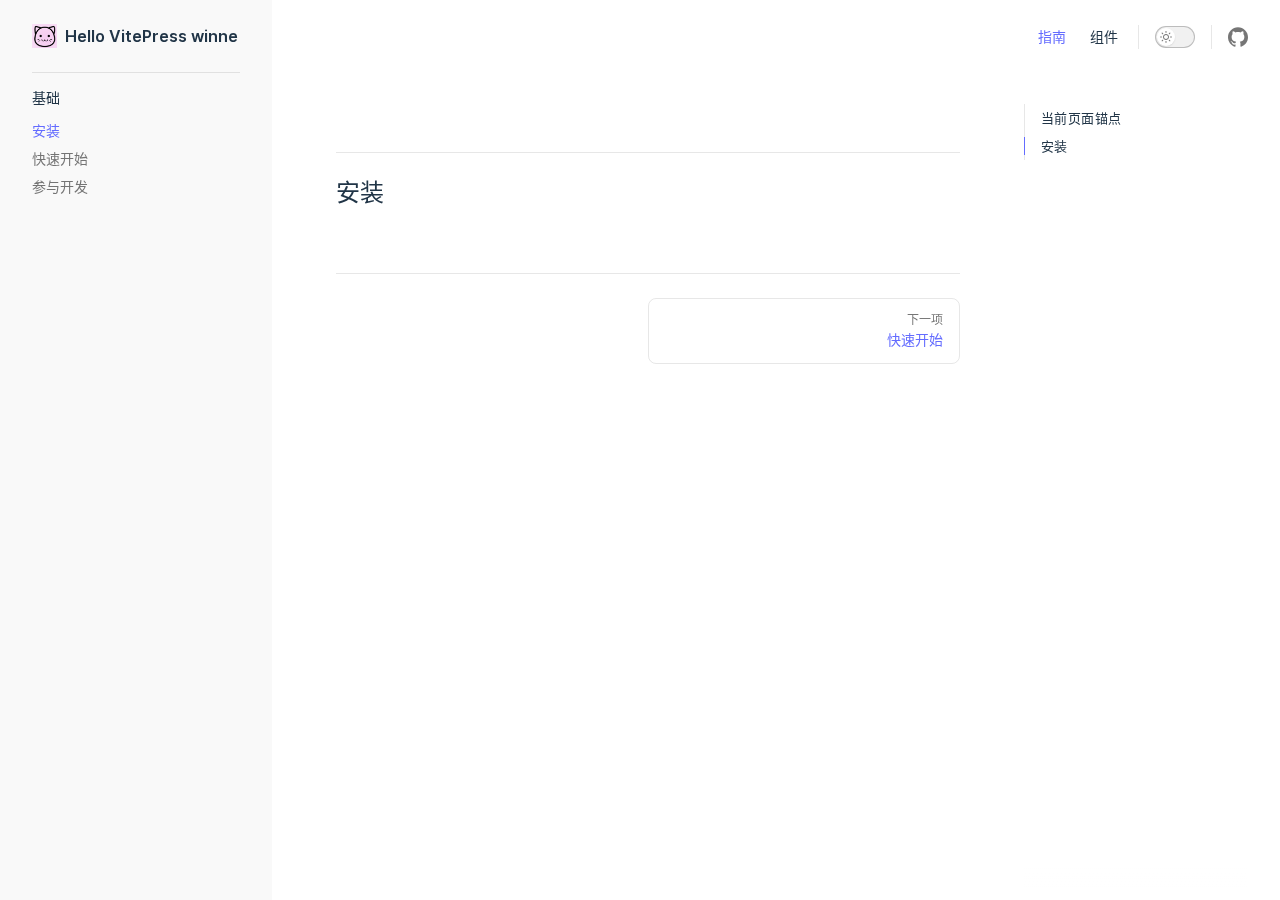
<file: guide/installation.html>
<!DOCTYPE html>
<html lang="zh-CN">
  <head>
    <meta charset="utf-8">
    <meta name="viewport" content="width=device-width,initial-scale=1">
    <title>Hello VitePress winne | Hello VitePress winne</title>
    <meta name="description" content="Just playing around.">
    <link rel="stylesheet" href="/assets/style.4fb366d3.css">
    <link rel="modulepreload" href="/assets/app.f81cdbe9.js">
    <link rel="modulepreload" href="/assets/guide_installation.md.6716d8a4.lean.js">
    
    <link rel="icon" href="/favicon.ico">
  <script id="check-dark-light">(()=>{const e=localStorage.getItem("vitepress-theme-appearance")||"",a=window.matchMedia("(prefers-color-scheme: dark)").matches;(!e||e==="auto"?a:e==="dark")&&document.documentElement.classList.add("dark")})();</script>
  </head>
  <body>
    <div id="app"><div class="Layout" data-v-cad4046d><!--[--><!--]--><!--[--><span tabindex="-1" data-v-277b7a0c></span><a href="#VPContent" class="VPSkipLink visually-hidden" data-v-277b7a0c> Skip to content </a><!--]--><!----><header class="VPNav" data-v-cad4046d data-v-f99d7aa5><div class="VPNavBar has-sidebar" data-v-f99d7aa5 data-v-7c944589><div class="container" data-v-7c944589><div class="VPNavBarTitle has-sidebar" data-v-7c944589 data-v-21cc79b1><a class="title" href="/" data-v-21cc79b1><!--[--><!--]--><!--[--><img class="VPImage logo" src="/logo.png" alt data-v-8dfe5f35><!--]--><!--[-->Hello VitePress winne<!--]--><!--[--><!--]--></a></div><div class="content" data-v-7c944589><!--[--><!--]--><!----><nav aria-labelledby="main-nav-aria-label" class="VPNavBarMenu menu" data-v-7c944589 data-v-fbdff39f><span id="main-nav-aria-label" class="visually-hidden" data-v-fbdff39f>Main Navigation</span><!--[--><!--[--><a class="VPLink link VPNavBarMenuLink active" href="/guide/installation.html" data-v-fbdff39f data-v-a7c24af5 data-v-aabf72db><!--[-->指南<!--]--><!----></a><!--]--><!--[--><a class="VPLink link VPNavBarMenuLink" href="/component/" data-v-fbdff39f data-v-a7c24af5 data-v-aabf72db><!--[-->组件<!--]--><!----></a><!--]--><!--]--></nav><!----><div class="VPNavBarAppearance appearance" data-v-7c944589 data-v-73d4de94><button class="VPSwitch VPSwitchAppearance" type="button" role="switch" aria-label="toggle dark mode" aria-checked="false" data-v-73d4de94 data-v-450a3321 data-v-66643b2c><span class="check" data-v-66643b2c><span class="icon" data-v-66643b2c><!--[--><svg xmlns="http://www.w3.org/2000/svg" aria-hidden="true" focusable="false" viewbox="0 0 24 24" class="sun" data-v-450a3321><path d="M12,18c-3.3,0-6-2.7-6-6s2.7-6,6-6s6,2.7,6,6S15.3,18,12,18zM12,8c-2.2,0-4,1.8-4,4c0,2.2,1.8,4,4,4c2.2,0,4-1.8,4-4C16,9.8,14.2,8,12,8z"></path><path d="M12,4c-0.6,0-1-0.4-1-1V1c0-0.6,0.4-1,1-1s1,0.4,1,1v2C13,3.6,12.6,4,12,4z"></path><path d="M12,24c-0.6,0-1-0.4-1-1v-2c0-0.6,0.4-1,1-1s1,0.4,1,1v2C13,23.6,12.6,24,12,24z"></path><path d="M5.6,6.6c-0.3,0-0.5-0.1-0.7-0.3L3.5,4.9c-0.4-0.4-0.4-1,0-1.4s1-0.4,1.4,0l1.4,1.4c0.4,0.4,0.4,1,0,1.4C6.2,6.5,5.9,6.6,5.6,6.6z"></path><path d="M19.8,20.8c-0.3,0-0.5-0.1-0.7-0.3l-1.4-1.4c-0.4-0.4-0.4-1,0-1.4s1-0.4,1.4,0l1.4,1.4c0.4,0.4,0.4,1,0,1.4C20.3,20.7,20,20.8,19.8,20.8z"></path><path d="M3,13H1c-0.6,0-1-0.4-1-1s0.4-1,1-1h2c0.6,0,1,0.4,1,1S3.6,13,3,13z"></path><path d="M23,13h-2c-0.6,0-1-0.4-1-1s0.4-1,1-1h2c0.6,0,1,0.4,1,1S23.6,13,23,13z"></path><path d="M4.2,20.8c-0.3,0-0.5-0.1-0.7-0.3c-0.4-0.4-0.4-1,0-1.4l1.4-1.4c0.4-0.4,1-0.4,1.4,0s0.4,1,0,1.4l-1.4,1.4C4.7,20.7,4.5,20.8,4.2,20.8z"></path><path d="M18.4,6.6c-0.3,0-0.5-0.1-0.7-0.3c-0.4-0.4-0.4-1,0-1.4l1.4-1.4c0.4-0.4,1-0.4,1.4,0s0.4,1,0,1.4l-1.4,1.4C18.9,6.5,18.6,6.6,18.4,6.6z"></path></svg><svg xmlns="http://www.w3.org/2000/svg" aria-hidden="true" focusable="false" viewbox="0 0 24 24" class="moon" data-v-450a3321><path d="M12.1,22c-0.3,0-0.6,0-0.9,0c-5.5-0.5-9.5-5.4-9-10.9c0.4-4.8,4.2-8.6,9-9c0.4,0,0.8,0.2,1,0.5c0.2,0.3,0.2,0.8-0.1,1.1c-2,2.7-1.4,6.4,1.3,8.4c2.1,1.6,5,1.6,7.1,0c0.3-0.2,0.7-0.3,1.1-0.1c0.3,0.2,0.5,0.6,0.5,1c-0.2,2.7-1.5,5.1-3.6,6.8C16.6,21.2,14.4,22,12.1,22zM9.3,4.4c-2.9,1-5,3.6-5.2,6.8c-0.4,4.4,2.8,8.3,7.2,8.7c2.1,0.2,4.2-0.4,5.8-1.8c1.1-0.9,1.9-2.1,2.4-3.4c-2.5,0.9-5.3,0.5-7.5-1.1C9.2,11.4,8.1,7.7,9.3,4.4z"></path></svg><!--]--></span></span></button></div><div class="VPSocialLinks VPNavBarSocialLinks social-links" data-v-7c944589 data-v-44b3c451 data-v-97364811><!--[--><a class="VPSocialLink" href="https://github.com/vuejs/vitepress/blob/main/src/node/config.ts#L15" target="_blank" rel="noopener" data-v-97364811 data-v-e1399a56><svg role="img" viewBox="0 0 24 24" xmlns="http://www.w3.org/2000/svg"><title>GitHub</title><path d="M12 .297c-6.63 0-12 5.373-12 12 0 5.303 3.438 9.8 8.205 11.385.6.113.82-.258.82-.577 0-.285-.01-1.04-.015-2.04-3.338.724-4.042-1.61-4.042-1.61C4.422 18.07 3.633 17.7 3.633 17.7c-1.087-.744.084-.729.084-.729 1.205.084 1.838 1.236 1.838 1.236 1.07 1.835 2.809 1.305 3.495.998.108-.776.417-1.305.76-1.605-2.665-.3-5.466-1.332-5.466-5.93 0-1.31.465-2.38 1.235-3.22-.135-.303-.54-1.523.105-3.176 0 0 1.005-.322 3.3 1.23.96-.267 1.98-.399 3-.405 1.02.006 2.04.138 3 .405 2.28-1.552 3.285-1.23 3.285-1.23.645 1.653.24 2.873.12 3.176.765.84 1.23 1.91 1.23 3.22 0 4.61-2.805 5.625-5.475 5.92.42.36.81 1.096.81 2.22 0 1.606-.015 2.896-.015 3.286 0 .315.21.69.825.57C20.565 22.092 24 17.592 24 12.297c0-6.627-5.373-12-12-12"/></svg></a><!--]--></div><div class="VPFlyout VPNavBarExtra extra" data-v-7c944589 data-v-2c9a54d7 data-v-f9738991><button type="button" class="button" aria-haspopup="true" aria-expanded="false" aria-label="extra navigation" data-v-f9738991><svg xmlns="http://www.w3.org/2000/svg" aria-hidden="true" focusable="false" viewbox="0 0 24 24" class="icon" data-v-f9738991><circle cx="12" cy="12" r="2"></circle><circle cx="19" cy="12" r="2"></circle><circle cx="5" cy="12" r="2"></circle></svg></button><div class="menu" data-v-f9738991><div class="VPMenu" data-v-f9738991 data-v-d18a7fcc><!----><!--[--><!--[--><!----><div class="group" data-v-2c9a54d7><div class="item appearance" data-v-2c9a54d7><p class="label" data-v-2c9a54d7>Appearance</p><div class="appearance-action" data-v-2c9a54d7><button class="VPSwitch VPSwitchAppearance" type="button" role="switch" aria-label="toggle dark mode" aria-checked="false" data-v-2c9a54d7 data-v-450a3321 data-v-66643b2c><span class="check" data-v-66643b2c><span class="icon" data-v-66643b2c><!--[--><svg xmlns="http://www.w3.org/2000/svg" aria-hidden="true" focusable="false" viewbox="0 0 24 24" class="sun" data-v-450a3321><path d="M12,18c-3.3,0-6-2.7-6-6s2.7-6,6-6s6,2.7,6,6S15.3,18,12,18zM12,8c-2.2,0-4,1.8-4,4c0,2.2,1.8,4,4,4c2.2,0,4-1.8,4-4C16,9.8,14.2,8,12,8z"></path><path d="M12,4c-0.6,0-1-0.4-1-1V1c0-0.6,0.4-1,1-1s1,0.4,1,1v2C13,3.6,12.6,4,12,4z"></path><path d="M12,24c-0.6,0-1-0.4-1-1v-2c0-0.6,0.4-1,1-1s1,0.4,1,1v2C13,23.6,12.6,24,12,24z"></path><path d="M5.6,6.6c-0.3,0-0.5-0.1-0.7-0.3L3.5,4.9c-0.4-0.4-0.4-1,0-1.4s1-0.4,1.4,0l1.4,1.4c0.4,0.4,0.4,1,0,1.4C6.2,6.5,5.9,6.6,5.6,6.6z"></path><path d="M19.8,20.8c-0.3,0-0.5-0.1-0.7-0.3l-1.4-1.4c-0.4-0.4-0.4-1,0-1.4s1-0.4,1.4,0l1.4,1.4c0.4,0.4,0.4,1,0,1.4C20.3,20.7,20,20.8,19.8,20.8z"></path><path d="M3,13H1c-0.6,0-1-0.4-1-1s0.4-1,1-1h2c0.6,0,1,0.4,1,1S3.6,13,3,13z"></path><path d="M23,13h-2c-0.6,0-1-0.4-1-1s0.4-1,1-1h2c0.6,0,1,0.4,1,1S23.6,13,23,13z"></path><path d="M4.2,20.8c-0.3,0-0.5-0.1-0.7-0.3c-0.4-0.4-0.4-1,0-1.4l1.4-1.4c0.4-0.4,1-0.4,1.4,0s0.4,1,0,1.4l-1.4,1.4C4.7,20.7,4.5,20.8,4.2,20.8z"></path><path d="M18.4,6.6c-0.3,0-0.5-0.1-0.7-0.3c-0.4-0.4-0.4-1,0-1.4l1.4-1.4c0.4-0.4,1-0.4,1.4,0s0.4,1,0,1.4l-1.4,1.4C18.9,6.5,18.6,6.6,18.4,6.6z"></path></svg><svg xmlns="http://www.w3.org/2000/svg" aria-hidden="true" focusable="false" viewbox="0 0 24 24" class="moon" data-v-450a3321><path d="M12.1,22c-0.3,0-0.6,0-0.9,0c-5.5-0.5-9.5-5.4-9-10.9c0.4-4.8,4.2-8.6,9-9c0.4,0,0.8,0.2,1,0.5c0.2,0.3,0.2,0.8-0.1,1.1c-2,2.7-1.4,6.4,1.3,8.4c2.1,1.6,5,1.6,7.1,0c0.3-0.2,0.7-0.3,1.1-0.1c0.3,0.2,0.5,0.6,0.5,1c-0.2,2.7-1.5,5.1-3.6,6.8C16.6,21.2,14.4,22,12.1,22zM9.3,4.4c-2.9,1-5,3.6-5.2,6.8c-0.4,4.4,2.8,8.3,7.2,8.7c2.1,0.2,4.2-0.4,5.8-1.8c1.1-0.9,1.9-2.1,2.4-3.4c-2.5,0.9-5.3,0.5-7.5-1.1C9.2,11.4,8.1,7.7,9.3,4.4z"></path></svg><!--]--></span></span></button></div></div></div><div class="group" data-v-2c9a54d7><div class="item social-links" data-v-2c9a54d7><div class="VPSocialLinks social-links-list" data-v-2c9a54d7 data-v-97364811><!--[--><a class="VPSocialLink" href="https://github.com/vuejs/vitepress/blob/main/src/node/config.ts#L15" target="_blank" rel="noopener" data-v-97364811 data-v-e1399a56><svg role="img" viewBox="0 0 24 24" xmlns="http://www.w3.org/2000/svg"><title>GitHub</title><path d="M12 .297c-6.63 0-12 5.373-12 12 0 5.303 3.438 9.8 8.205 11.385.6.113.82-.258.82-.577 0-.285-.01-1.04-.015-2.04-3.338.724-4.042-1.61-4.042-1.61C4.422 18.07 3.633 17.7 3.633 17.7c-1.087-.744.084-.729.084-.729 1.205.084 1.838 1.236 1.838 1.236 1.07 1.835 2.809 1.305 3.495.998.108-.776.417-1.305.76-1.605-2.665-.3-5.466-1.332-5.466-5.93 0-1.31.465-2.38 1.235-3.22-.135-.303-.54-1.523.105-3.176 0 0 1.005-.322 3.3 1.23.96-.267 1.98-.399 3-.405 1.02.006 2.04.138 3 .405 2.28-1.552 3.285-1.23 3.285-1.23.645 1.653.24 2.873.12 3.176.765.84 1.23 1.91 1.23 3.22 0 4.61-2.805 5.625-5.475 5.92.42.36.81 1.096.81 2.22 0 1.606-.015 2.896-.015 3.286 0 .315.21.69.825.57C20.565 22.092 24 17.592 24 12.297c0-6.627-5.373-12-12-12"/></svg></a><!--]--></div></div></div><!--]--><!--]--></div></div></div><!--[--><!--]--><button type="button" class="VPNavBarHamburger hamburger" aria-label="mobile navigation" aria-expanded="false" aria-controls="VPNavScreen" data-v-7c944589 data-v-00294b9f><span class="container" data-v-00294b9f><span class="top" data-v-00294b9f></span><span class="middle" data-v-00294b9f></span><span class="bottom" data-v-00294b9f></span></span></button></div></div></div><!----></header><div class="VPLocalNav" data-v-cad4046d data-v-f3f5f2c4><button class="menu" aria-expanded="false" aria-controls="VPSidebarNav" data-v-f3f5f2c4><svg xmlns="http://www.w3.org/2000/svg" aria-hidden="true" focusable="false" viewbox="0 0 24 24" class="menu-icon" data-v-f3f5f2c4><path d="M17,11H3c-0.6,0-1-0.4-1-1s0.4-1,1-1h14c0.6,0,1,0.4,1,1S17.6,11,17,11z"></path><path d="M21,7H3C2.4,7,2,6.6,2,6s0.4-1,1-1h18c0.6,0,1,0.4,1,1S21.6,7,21,7z"></path><path d="M21,15H3c-0.6,0-1-0.4-1-1s0.4-1,1-1h18c0.6,0,1,0.4,1,1S21.6,15,21,15z"></path><path d="M17,19H3c-0.6,0-1-0.4-1-1s0.4-1,1-1h14c0.6,0,1,0.4,1,1S17.6,19,17,19z"></path></svg><span class="menu-text" data-v-f3f5f2c4>Menu</span></button><a class="top-link" href="#" data-v-f3f5f2c4> Return to top </a></div><aside class="VPSidebar" data-v-cad4046d data-v-cd490758><nav class="nav" id="VPSidebarNav" aria-labelledby="sidebar-aria-label" tabindex="-1" data-v-cd490758><span class="visually-hidden" id="sidebar-aria-label" data-v-cd490758> Sidebar Navigation </span><!--[--><!--]--><!--[--><div class="group" data-v-cd490758><section class="VPSidebarGroup" data-v-cd490758 data-v-2e7a03c9><div class="title" data-v-2e7a03c9><h2 class="title-text" data-v-2e7a03c9>基础</h2><div class="action" data-v-2e7a03c9><svg xmlns="http://www.w3.org/2000/svg" xmlns:xlink="http://www.w3.org/1999/xlink" viewbox="0 0 24 24" class="icon minus" data-v-2e7a03c9><path d="M19,2H5C3.3,2,2,3.3,2,5v14c0,1.7,1.3,3,3,3h14c1.7,0,3-1.3,3-3V5C22,3.3,20.7,2,19,2zM20,19c0,0.6-0.4,1-1,1H5c-0.6,0-1-0.4-1-1V5c0-0.6,0.4-1,1-1h14c0.6,0,1,0.4,1,1V19z"></path><path d="M16,11H8c-0.6,0-1,0.4-1,1s0.4,1,1,1h8c0.6,0,1-0.4,1-1S16.6,11,16,11z"></path></svg><svg version="1.1" xmlns="http://www.w3.org/2000/svg" viewbox="0 0 24 24" class="icon plus" data-v-2e7a03c9><path d="M19,2H5C3.3,2,2,3.3,2,5v14c0,1.7,1.3,3,3,3h14c1.7,0,3-1.3,3-3V5C22,3.3,20.7,2,19,2z M20,19c0,0.6-0.4,1-1,1H5c-0.6,0-1-0.4-1-1V5c0-0.6,0.4-1,1-1h14c0.6,0,1,0.4,1,1V19z"></path><path d="M16,11h-3V8c0-0.6-0.4-1-1-1s-1,0.4-1,1v3H8c-0.6,0-1,0.4-1,1s0.4,1,1,1h3v3c0,0.6,0.4,1,1,1s1-0.4,1-1v-3h3c0.6,0,1-0.4,1-1S16.6,11,16,11z"></path></svg></div></div><div class="items" data-v-2e7a03c9><!--[--><!--[--><a class="VPLink link link active" href="/guide/installation.html" style="padding-left:0px;" data-v-c5e46b29 data-v-aabf72db><!--[--><span class="link-text" data-v-c5e46b29>安装</span><!--]--><!----></a><!----><!--]--><!--[--><a class="VPLink link link" href="/guide/quickstart.html" style="padding-left:0px;" data-v-c5e46b29 data-v-aabf72db><!--[--><span class="link-text" data-v-c5e46b29>快速开始</span><!--]--><!----></a><!----><!--]--><!--[--><a class="VPLink link link" href="/guide/development.html" style="padding-left:0px;" data-v-c5e46b29 data-v-aabf72db><!--[--><span class="link-text" data-v-c5e46b29>参与开发</span><!--]--><!----></a><!----><!--]--><!--]--></div></section></div><!--]--><!--[--><!--]--></nav></aside><div class="VPContent has-sidebar" id="VPContent" data-v-cad4046d data-v-f78b6476><div class="VPDoc has-sidebar has-aside" data-v-f78b6476 data-v-ea383a98><div class="container" data-v-ea383a98><div class="aside" data-v-ea383a98><div class="aside-curtain" data-v-ea383a98></div><div class="aside-container" data-v-ea383a98><div class="aside-content" data-v-ea383a98><div class="VPDocAside" data-v-ea383a98 data-v-25349b3c><!--[--><!--]--><!--[--><!--]--><div class="VPDocAsideOutline" data-v-25349b3c data-v-2e7d4aa6><div class="content" data-v-2e7d4aa6><div class="outline-marker" data-v-2e7d4aa6></div><div class="outline-title" data-v-2e7d4aa6>当前页面锚点</div><nav aria-labelledby="doc-outline-aria-label" data-v-2e7d4aa6><span class="visually-hidden" id="doc-outline-aria-label" data-v-2e7d4aa6> Table of Contents for current page </span><ul class="root" data-v-2e7d4aa6 data-v-c7fc3192><!--[--><!--]--></ul></nav></div></div><!--[--><!--]--><div class="spacer" data-v-25349b3c></div><!--[--><!--]--><!----><!--[--><!--]--><!--[--><!--]--></div></div></div></div><div class="content" data-v-ea383a98><div class="content-container" data-v-ea383a98><!--[--><!--]--><main class="main" data-v-ea383a98><div style="position:relative;" class="vp-doc _guide_installation" data-v-ea383a98><div><h2 id="安装" tabindex="-1">安装 <a class="header-anchor" href="#安装" aria-hidden="true">#</a></h2></div></div></main><!--[--><!--]--><footer class="VPDocFooter" data-v-ea383a98 data-v-9455e84e><!----><div class="prev-next" data-v-9455e84e><div class="pager" data-v-9455e84e><!----></div><div class="pager" data-v-9455e84e><a class="pager-link next" href="/guide/quickstart.html" data-v-9455e84e><span class="desc" data-v-9455e84e>下一项</span><span class="title" data-v-9455e84e>快速开始</span></a></div></div></footer><!--[--><!--]--></div></div></div></div></div><footer class="VPFooter has-sidebar" data-v-cad4046d data-v-c641b00e><div class="container" data-v-c641b00e><p class="message" data-v-c641b00e>winne</p><p class="copyright" data-v-c641b00e>Copyright © 2022-present winne</p></div></footer><!--[--><!--]--></div></div>
    <script>__VP_HASH_MAP__ = JSON.parse("{\"component_button.md\":\"064eec7b\",\"component_input.md\":\"0358f5d0\",\"component_index.md\":\"d5d2218f\",\"guide_development.md\":\"3d8486ed\",\"guide_installation.md\":\"6716d8a4\",\"guide_quickstart.md\":\"76904991\",\"index.md\":\"765cf9cd\"}")</script>
    <script type="module" async src="/assets/app.f81cdbe9.js"></script>
    
  </body>
</html>
</file>
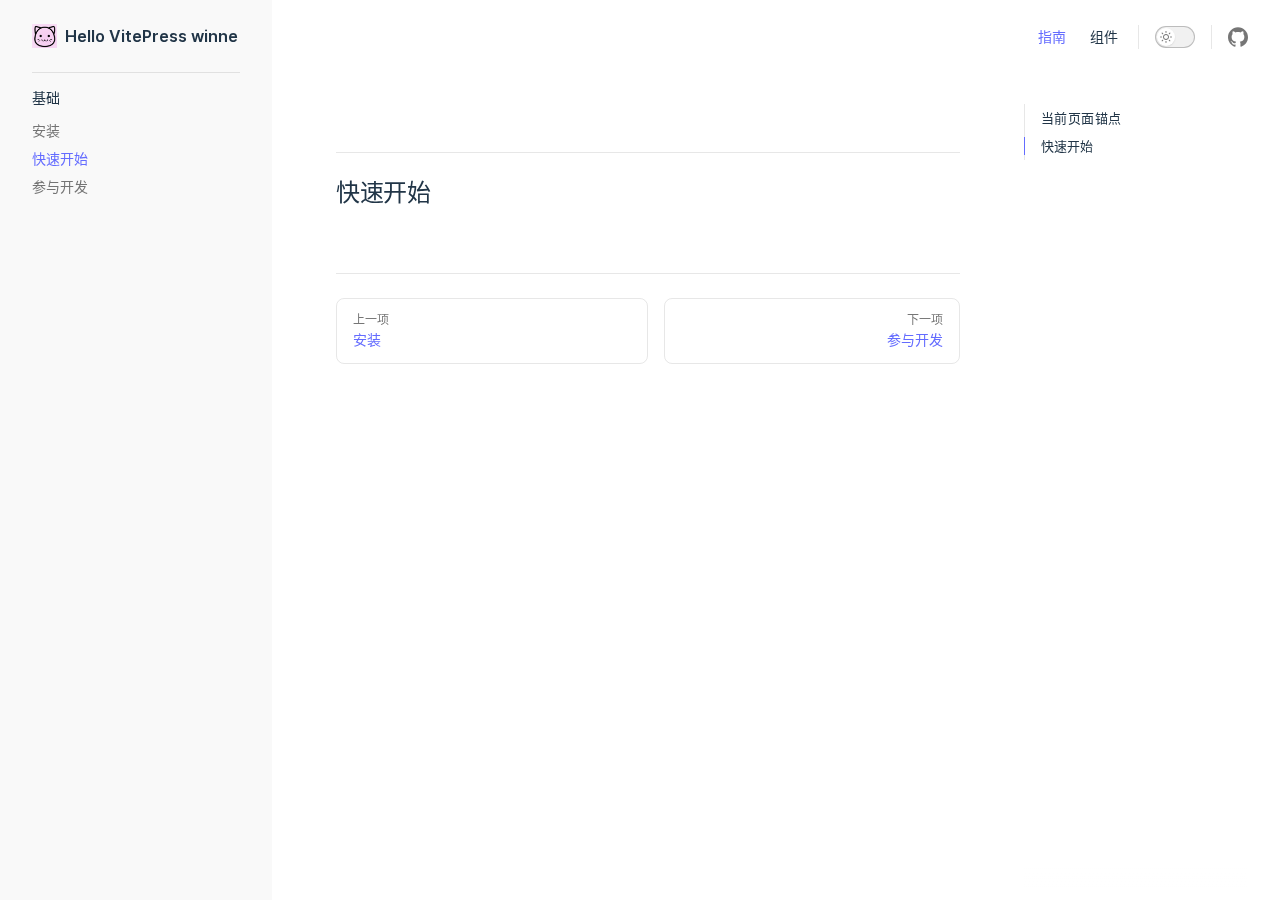
<file: guide/quickstart.html>
<!DOCTYPE html>
<html lang="zh-CN">
  <head>
    <meta charset="utf-8">
    <meta name="viewport" content="width=device-width,initial-scale=1">
    <title>Hello VitePress winne | Hello VitePress winne</title>
    <meta name="description" content="Just playing around.">
    <link rel="stylesheet" href="/assets/style.4fb366d3.css">
    <link rel="modulepreload" href="/assets/app.f81cdbe9.js">
    <link rel="modulepreload" href="/assets/guide_quickstart.md.76904991.lean.js">
    
    <link rel="icon" href="/favicon.ico">
  <script id="check-dark-light">(()=>{const e=localStorage.getItem("vitepress-theme-appearance")||"",a=window.matchMedia("(prefers-color-scheme: dark)").matches;(!e||e==="auto"?a:e==="dark")&&document.documentElement.classList.add("dark")})();</script>
  </head>
  <body>
    <div id="app"><div class="Layout" data-v-cad4046d><!--[--><!--]--><!--[--><span tabindex="-1" data-v-277b7a0c></span><a href="#VPContent" class="VPSkipLink visually-hidden" data-v-277b7a0c> Skip to content </a><!--]--><!----><header class="VPNav" data-v-cad4046d data-v-f99d7aa5><div class="VPNavBar has-sidebar" data-v-f99d7aa5 data-v-7c944589><div class="container" data-v-7c944589><div class="VPNavBarTitle has-sidebar" data-v-7c944589 data-v-21cc79b1><a class="title" href="/" data-v-21cc79b1><!--[--><!--]--><!--[--><img class="VPImage logo" src="/logo.png" alt data-v-8dfe5f35><!--]--><!--[-->Hello VitePress winne<!--]--><!--[--><!--]--></a></div><div class="content" data-v-7c944589><!--[--><!--]--><!----><nav aria-labelledby="main-nav-aria-label" class="VPNavBarMenu menu" data-v-7c944589 data-v-fbdff39f><span id="main-nav-aria-label" class="visually-hidden" data-v-fbdff39f>Main Navigation</span><!--[--><!--[--><a class="VPLink link VPNavBarMenuLink active" href="/guide/installation.html" data-v-fbdff39f data-v-a7c24af5 data-v-aabf72db><!--[-->指南<!--]--><!----></a><!--]--><!--[--><a class="VPLink link VPNavBarMenuLink" href="/component/" data-v-fbdff39f data-v-a7c24af5 data-v-aabf72db><!--[-->组件<!--]--><!----></a><!--]--><!--]--></nav><!----><div class="VPNavBarAppearance appearance" data-v-7c944589 data-v-73d4de94><button class="VPSwitch VPSwitchAppearance" type="button" role="switch" aria-label="toggle dark mode" aria-checked="false" data-v-73d4de94 data-v-450a3321 data-v-66643b2c><span class="check" data-v-66643b2c><span class="icon" data-v-66643b2c><!--[--><svg xmlns="http://www.w3.org/2000/svg" aria-hidden="true" focusable="false" viewbox="0 0 24 24" class="sun" data-v-450a3321><path d="M12,18c-3.3,0-6-2.7-6-6s2.7-6,6-6s6,2.7,6,6S15.3,18,12,18zM12,8c-2.2,0-4,1.8-4,4c0,2.2,1.8,4,4,4c2.2,0,4-1.8,4-4C16,9.8,14.2,8,12,8z"></path><path d="M12,4c-0.6,0-1-0.4-1-1V1c0-0.6,0.4-1,1-1s1,0.4,1,1v2C13,3.6,12.6,4,12,4z"></path><path d="M12,24c-0.6,0-1-0.4-1-1v-2c0-0.6,0.4-1,1-1s1,0.4,1,1v2C13,23.6,12.6,24,12,24z"></path><path d="M5.6,6.6c-0.3,0-0.5-0.1-0.7-0.3L3.5,4.9c-0.4-0.4-0.4-1,0-1.4s1-0.4,1.4,0l1.4,1.4c0.4,0.4,0.4,1,0,1.4C6.2,6.5,5.9,6.6,5.6,6.6z"></path><path d="M19.8,20.8c-0.3,0-0.5-0.1-0.7-0.3l-1.4-1.4c-0.4-0.4-0.4-1,0-1.4s1-0.4,1.4,0l1.4,1.4c0.4,0.4,0.4,1,0,1.4C20.3,20.7,20,20.8,19.8,20.8z"></path><path d="M3,13H1c-0.6,0-1-0.4-1-1s0.4-1,1-1h2c0.6,0,1,0.4,1,1S3.6,13,3,13z"></path><path d="M23,13h-2c-0.6,0-1-0.4-1-1s0.4-1,1-1h2c0.6,0,1,0.4,1,1S23.6,13,23,13z"></path><path d="M4.2,20.8c-0.3,0-0.5-0.1-0.7-0.3c-0.4-0.4-0.4-1,0-1.4l1.4-1.4c0.4-0.4,1-0.4,1.4,0s0.4,1,0,1.4l-1.4,1.4C4.7,20.7,4.5,20.8,4.2,20.8z"></path><path d="M18.4,6.6c-0.3,0-0.5-0.1-0.7-0.3c-0.4-0.4-0.4-1,0-1.4l1.4-1.4c0.4-0.4,1-0.4,1.4,0s0.4,1,0,1.4l-1.4,1.4C18.9,6.5,18.6,6.6,18.4,6.6z"></path></svg><svg xmlns="http://www.w3.org/2000/svg" aria-hidden="true" focusable="false" viewbox="0 0 24 24" class="moon" data-v-450a3321><path d="M12.1,22c-0.3,0-0.6,0-0.9,0c-5.5-0.5-9.5-5.4-9-10.9c0.4-4.8,4.2-8.6,9-9c0.4,0,0.8,0.2,1,0.5c0.2,0.3,0.2,0.8-0.1,1.1c-2,2.7-1.4,6.4,1.3,8.4c2.1,1.6,5,1.6,7.1,0c0.3-0.2,0.7-0.3,1.1-0.1c0.3,0.2,0.5,0.6,0.5,1c-0.2,2.7-1.5,5.1-3.6,6.8C16.6,21.2,14.4,22,12.1,22zM9.3,4.4c-2.9,1-5,3.6-5.2,6.8c-0.4,4.4,2.8,8.3,7.2,8.7c2.1,0.2,4.2-0.4,5.8-1.8c1.1-0.9,1.9-2.1,2.4-3.4c-2.5,0.9-5.3,0.5-7.5-1.1C9.2,11.4,8.1,7.7,9.3,4.4z"></path></svg><!--]--></span></span></button></div><div class="VPSocialLinks VPNavBarSocialLinks social-links" data-v-7c944589 data-v-44b3c451 data-v-97364811><!--[--><a class="VPSocialLink" href="https://github.com/vuejs/vitepress/blob/main/src/node/config.ts#L15" target="_blank" rel="noopener" data-v-97364811 data-v-e1399a56><svg role="img" viewBox="0 0 24 24" xmlns="http://www.w3.org/2000/svg"><title>GitHub</title><path d="M12 .297c-6.63 0-12 5.373-12 12 0 5.303 3.438 9.8 8.205 11.385.6.113.82-.258.82-.577 0-.285-.01-1.04-.015-2.04-3.338.724-4.042-1.61-4.042-1.61C4.422 18.07 3.633 17.7 3.633 17.7c-1.087-.744.084-.729.084-.729 1.205.084 1.838 1.236 1.838 1.236 1.07 1.835 2.809 1.305 3.495.998.108-.776.417-1.305.76-1.605-2.665-.3-5.466-1.332-5.466-5.93 0-1.31.465-2.38 1.235-3.22-.135-.303-.54-1.523.105-3.176 0 0 1.005-.322 3.3 1.23.96-.267 1.98-.399 3-.405 1.02.006 2.04.138 3 .405 2.28-1.552 3.285-1.23 3.285-1.23.645 1.653.24 2.873.12 3.176.765.84 1.23 1.91 1.23 3.22 0 4.61-2.805 5.625-5.475 5.92.42.36.81 1.096.81 2.22 0 1.606-.015 2.896-.015 3.286 0 .315.21.69.825.57C20.565 22.092 24 17.592 24 12.297c0-6.627-5.373-12-12-12"/></svg></a><!--]--></div><div class="VPFlyout VPNavBarExtra extra" data-v-7c944589 data-v-2c9a54d7 data-v-f9738991><button type="button" class="button" aria-haspopup="true" aria-expanded="false" aria-label="extra navigation" data-v-f9738991><svg xmlns="http://www.w3.org/2000/svg" aria-hidden="true" focusable="false" viewbox="0 0 24 24" class="icon" data-v-f9738991><circle cx="12" cy="12" r="2"></circle><circle cx="19" cy="12" r="2"></circle><circle cx="5" cy="12" r="2"></circle></svg></button><div class="menu" data-v-f9738991><div class="VPMenu" data-v-f9738991 data-v-d18a7fcc><!----><!--[--><!--[--><!----><div class="group" data-v-2c9a54d7><div class="item appearance" data-v-2c9a54d7><p class="label" data-v-2c9a54d7>Appearance</p><div class="appearance-action" data-v-2c9a54d7><button class="VPSwitch VPSwitchAppearance" type="button" role="switch" aria-label="toggle dark mode" aria-checked="false" data-v-2c9a54d7 data-v-450a3321 data-v-66643b2c><span class="check" data-v-66643b2c><span class="icon" data-v-66643b2c><!--[--><svg xmlns="http://www.w3.org/2000/svg" aria-hidden="true" focusable="false" viewbox="0 0 24 24" class="sun" data-v-450a3321><path d="M12,18c-3.3,0-6-2.7-6-6s2.7-6,6-6s6,2.7,6,6S15.3,18,12,18zM12,8c-2.2,0-4,1.8-4,4c0,2.2,1.8,4,4,4c2.2,0,4-1.8,4-4C16,9.8,14.2,8,12,8z"></path><path d="M12,4c-0.6,0-1-0.4-1-1V1c0-0.6,0.4-1,1-1s1,0.4,1,1v2C13,3.6,12.6,4,12,4z"></path><path d="M12,24c-0.6,0-1-0.4-1-1v-2c0-0.6,0.4-1,1-1s1,0.4,1,1v2C13,23.6,12.6,24,12,24z"></path><path d="M5.6,6.6c-0.3,0-0.5-0.1-0.7-0.3L3.5,4.9c-0.4-0.4-0.4-1,0-1.4s1-0.4,1.4,0l1.4,1.4c0.4,0.4,0.4,1,0,1.4C6.2,6.5,5.9,6.6,5.6,6.6z"></path><path d="M19.8,20.8c-0.3,0-0.5-0.1-0.7-0.3l-1.4-1.4c-0.4-0.4-0.4-1,0-1.4s1-0.4,1.4,0l1.4,1.4c0.4,0.4,0.4,1,0,1.4C20.3,20.7,20,20.8,19.8,20.8z"></path><path d="M3,13H1c-0.6,0-1-0.4-1-1s0.4-1,1-1h2c0.6,0,1,0.4,1,1S3.6,13,3,13z"></path><path d="M23,13h-2c-0.6,0-1-0.4-1-1s0.4-1,1-1h2c0.6,0,1,0.4,1,1S23.6,13,23,13z"></path><path d="M4.2,20.8c-0.3,0-0.5-0.1-0.7-0.3c-0.4-0.4-0.4-1,0-1.4l1.4-1.4c0.4-0.4,1-0.4,1.4,0s0.4,1,0,1.4l-1.4,1.4C4.7,20.7,4.5,20.8,4.2,20.8z"></path><path d="M18.4,6.6c-0.3,0-0.5-0.1-0.7-0.3c-0.4-0.4-0.4-1,0-1.4l1.4-1.4c0.4-0.4,1-0.4,1.4,0s0.4,1,0,1.4l-1.4,1.4C18.9,6.5,18.6,6.6,18.4,6.6z"></path></svg><svg xmlns="http://www.w3.org/2000/svg" aria-hidden="true" focusable="false" viewbox="0 0 24 24" class="moon" data-v-450a3321><path d="M12.1,22c-0.3,0-0.6,0-0.9,0c-5.5-0.5-9.5-5.4-9-10.9c0.4-4.8,4.2-8.6,9-9c0.4,0,0.8,0.2,1,0.5c0.2,0.3,0.2,0.8-0.1,1.1c-2,2.7-1.4,6.4,1.3,8.4c2.1,1.6,5,1.6,7.1,0c0.3-0.2,0.7-0.3,1.1-0.1c0.3,0.2,0.5,0.6,0.5,1c-0.2,2.7-1.5,5.1-3.6,6.8C16.6,21.2,14.4,22,12.1,22zM9.3,4.4c-2.9,1-5,3.6-5.2,6.8c-0.4,4.4,2.8,8.3,7.2,8.7c2.1,0.2,4.2-0.4,5.8-1.8c1.1-0.9,1.9-2.1,2.4-3.4c-2.5,0.9-5.3,0.5-7.5-1.1C9.2,11.4,8.1,7.7,9.3,4.4z"></path></svg><!--]--></span></span></button></div></div></div><div class="group" data-v-2c9a54d7><div class="item social-links" data-v-2c9a54d7><div class="VPSocialLinks social-links-list" data-v-2c9a54d7 data-v-97364811><!--[--><a class="VPSocialLink" href="https://github.com/vuejs/vitepress/blob/main/src/node/config.ts#L15" target="_blank" rel="noopener" data-v-97364811 data-v-e1399a56><svg role="img" viewBox="0 0 24 24" xmlns="http://www.w3.org/2000/svg"><title>GitHub</title><path d="M12 .297c-6.63 0-12 5.373-12 12 0 5.303 3.438 9.8 8.205 11.385.6.113.82-.258.82-.577 0-.285-.01-1.04-.015-2.04-3.338.724-4.042-1.61-4.042-1.61C4.422 18.07 3.633 17.7 3.633 17.7c-1.087-.744.084-.729.084-.729 1.205.084 1.838 1.236 1.838 1.236 1.07 1.835 2.809 1.305 3.495.998.108-.776.417-1.305.76-1.605-2.665-.3-5.466-1.332-5.466-5.93 0-1.31.465-2.38 1.235-3.22-.135-.303-.54-1.523.105-3.176 0 0 1.005-.322 3.3 1.23.96-.267 1.98-.399 3-.405 1.02.006 2.04.138 3 .405 2.28-1.552 3.285-1.23 3.285-1.23.645 1.653.24 2.873.12 3.176.765.84 1.23 1.91 1.23 3.22 0 4.61-2.805 5.625-5.475 5.92.42.36.81 1.096.81 2.22 0 1.606-.015 2.896-.015 3.286 0 .315.21.69.825.57C20.565 22.092 24 17.592 24 12.297c0-6.627-5.373-12-12-12"/></svg></a><!--]--></div></div></div><!--]--><!--]--></div></div></div><!--[--><!--]--><button type="button" class="VPNavBarHamburger hamburger" aria-label="mobile navigation" aria-expanded="false" aria-controls="VPNavScreen" data-v-7c944589 data-v-00294b9f><span class="container" data-v-00294b9f><span class="top" data-v-00294b9f></span><span class="middle" data-v-00294b9f></span><span class="bottom" data-v-00294b9f></span></span></button></div></div></div><!----></header><div class="VPLocalNav" data-v-cad4046d data-v-f3f5f2c4><button class="menu" aria-expanded="false" aria-controls="VPSidebarNav" data-v-f3f5f2c4><svg xmlns="http://www.w3.org/2000/svg" aria-hidden="true" focusable="false" viewbox="0 0 24 24" class="menu-icon" data-v-f3f5f2c4><path d="M17,11H3c-0.6,0-1-0.4-1-1s0.4-1,1-1h14c0.6,0,1,0.4,1,1S17.6,11,17,11z"></path><path d="M21,7H3C2.4,7,2,6.6,2,6s0.4-1,1-1h18c0.6,0,1,0.4,1,1S21.6,7,21,7z"></path><path d="M21,15H3c-0.6,0-1-0.4-1-1s0.4-1,1-1h18c0.6,0,1,0.4,1,1S21.6,15,21,15z"></path><path d="M17,19H3c-0.6,0-1-0.4-1-1s0.4-1,1-1h14c0.6,0,1,0.4,1,1S17.6,19,17,19z"></path></svg><span class="menu-text" data-v-f3f5f2c4>Menu</span></button><a class="top-link" href="#" data-v-f3f5f2c4> Return to top </a></div><aside class="VPSidebar" data-v-cad4046d data-v-cd490758><nav class="nav" id="VPSidebarNav" aria-labelledby="sidebar-aria-label" tabindex="-1" data-v-cd490758><span class="visually-hidden" id="sidebar-aria-label" data-v-cd490758> Sidebar Navigation </span><!--[--><!--]--><!--[--><div class="group" data-v-cd490758><section class="VPSidebarGroup" data-v-cd490758 data-v-2e7a03c9><div class="title" data-v-2e7a03c9><h2 class="title-text" data-v-2e7a03c9>基础</h2><div class="action" data-v-2e7a03c9><svg xmlns="http://www.w3.org/2000/svg" xmlns:xlink="http://www.w3.org/1999/xlink" viewbox="0 0 24 24" class="icon minus" data-v-2e7a03c9><path d="M19,2H5C3.3,2,2,3.3,2,5v14c0,1.7,1.3,3,3,3h14c1.7,0,3-1.3,3-3V5C22,3.3,20.7,2,19,2zM20,19c0,0.6-0.4,1-1,1H5c-0.6,0-1-0.4-1-1V5c0-0.6,0.4-1,1-1h14c0.6,0,1,0.4,1,1V19z"></path><path d="M16,11H8c-0.6,0-1,0.4-1,1s0.4,1,1,1h8c0.6,0,1-0.4,1-1S16.6,11,16,11z"></path></svg><svg version="1.1" xmlns="http://www.w3.org/2000/svg" viewbox="0 0 24 24" class="icon plus" data-v-2e7a03c9><path d="M19,2H5C3.3,2,2,3.3,2,5v14c0,1.7,1.3,3,3,3h14c1.7,0,3-1.3,3-3V5C22,3.3,20.7,2,19,2z M20,19c0,0.6-0.4,1-1,1H5c-0.6,0-1-0.4-1-1V5c0-0.6,0.4-1,1-1h14c0.6,0,1,0.4,1,1V19z"></path><path d="M16,11h-3V8c0-0.6-0.4-1-1-1s-1,0.4-1,1v3H8c-0.6,0-1,0.4-1,1s0.4,1,1,1h3v3c0,0.6,0.4,1,1,1s1-0.4,1-1v-3h3c0.6,0,1-0.4,1-1S16.6,11,16,11z"></path></svg></div></div><div class="items" data-v-2e7a03c9><!--[--><!--[--><a class="VPLink link link" href="/guide/installation.html" style="padding-left:0px;" data-v-c5e46b29 data-v-aabf72db><!--[--><span class="link-text" data-v-c5e46b29>安装</span><!--]--><!----></a><!----><!--]--><!--[--><a class="VPLink link link active" href="/guide/quickstart.html" style="padding-left:0px;" data-v-c5e46b29 data-v-aabf72db><!--[--><span class="link-text" data-v-c5e46b29>快速开始</span><!--]--><!----></a><!----><!--]--><!--[--><a class="VPLink link link" href="/guide/development.html" style="padding-left:0px;" data-v-c5e46b29 data-v-aabf72db><!--[--><span class="link-text" data-v-c5e46b29>参与开发</span><!--]--><!----></a><!----><!--]--><!--]--></div></section></div><!--]--><!--[--><!--]--></nav></aside><div class="VPContent has-sidebar" id="VPContent" data-v-cad4046d data-v-f78b6476><div class="VPDoc has-sidebar has-aside" data-v-f78b6476 data-v-ea383a98><div class="container" data-v-ea383a98><div class="aside" data-v-ea383a98><div class="aside-curtain" data-v-ea383a98></div><div class="aside-container" data-v-ea383a98><div class="aside-content" data-v-ea383a98><div class="VPDocAside" data-v-ea383a98 data-v-25349b3c><!--[--><!--]--><!--[--><!--]--><div class="VPDocAsideOutline" data-v-25349b3c data-v-2e7d4aa6><div class="content" data-v-2e7d4aa6><div class="outline-marker" data-v-2e7d4aa6></div><div class="outline-title" data-v-2e7d4aa6>当前页面锚点</div><nav aria-labelledby="doc-outline-aria-label" data-v-2e7d4aa6><span class="visually-hidden" id="doc-outline-aria-label" data-v-2e7d4aa6> Table of Contents for current page </span><ul class="root" data-v-2e7d4aa6 data-v-c7fc3192><!--[--><!--]--></ul></nav></div></div><!--[--><!--]--><div class="spacer" data-v-25349b3c></div><!--[--><!--]--><!----><!--[--><!--]--><!--[--><!--]--></div></div></div></div><div class="content" data-v-ea383a98><div class="content-container" data-v-ea383a98><!--[--><!--]--><main class="main" data-v-ea383a98><div style="position:relative;" class="vp-doc _guide_quickstart" data-v-ea383a98><div><h2 id="快速开始" tabindex="-1">快速开始 <a class="header-anchor" href="#快速开始" aria-hidden="true">#</a></h2></div></div></main><!--[--><!--]--><footer class="VPDocFooter" data-v-ea383a98 data-v-9455e84e><!----><div class="prev-next" data-v-9455e84e><div class="pager" data-v-9455e84e><a class="pager-link prev" href="/guide/installation.html" data-v-9455e84e><span class="desc" data-v-9455e84e>上一项</span><span class="title" data-v-9455e84e>安装</span></a></div><div class="has-prev pager" data-v-9455e84e><a class="pager-link next" href="/guide/development.html" data-v-9455e84e><span class="desc" data-v-9455e84e>下一项</span><span class="title" data-v-9455e84e>参与开发</span></a></div></div></footer><!--[--><!--]--></div></div></div></div></div><footer class="VPFooter has-sidebar" data-v-cad4046d data-v-c641b00e><div class="container" data-v-c641b00e><p class="message" data-v-c641b00e>winne</p><p class="copyright" data-v-c641b00e>Copyright © 2022-present winne</p></div></footer><!--[--><!--]--></div></div>
    <script>__VP_HASH_MAP__ = JSON.parse("{\"component_button.md\":\"064eec7b\",\"component_input.md\":\"0358f5d0\",\"component_index.md\":\"d5d2218f\",\"guide_development.md\":\"3d8486ed\",\"guide_installation.md\":\"6716d8a4\",\"guide_quickstart.md\":\"76904991\",\"index.md\":\"765cf9cd\"}")</script>
    <script type="module" async src="/assets/app.f81cdbe9.js"></script>
    
  </body>
</html>
</file>
